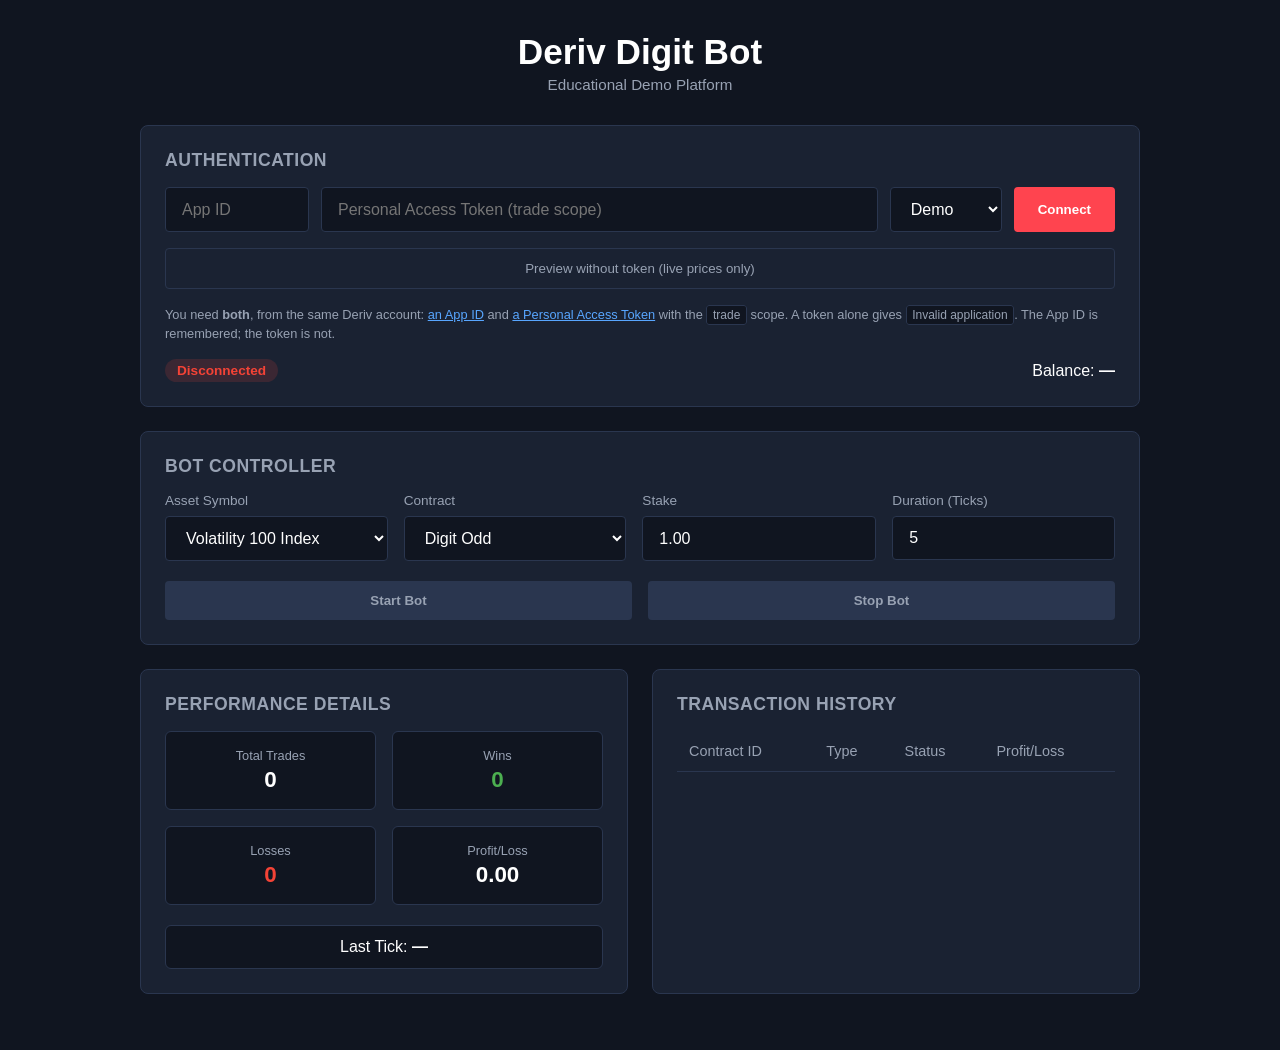
<file: index.html>
<!DOCTYPE html>
<html lang="en">
<head>
    <meta charset="UTF-8">
    <meta name="viewport" content="width=device-width, initial-scale=1.0">
    <title>Deriv Charsac Hedges Bot (Educational)</title>
    <link rel="stylesheet" href="style.css">
</head>
<body>
    <div class="container">
        <header>
            <h1>Deriv Digit Bot</h1>
            <p class="subtitle">Educational Demo Platform</p>
        </header>

        <!-- Connection Settings -->
        <section class="card config-panel">
            <h2>Authentication</h2>
            <div class="input-group">
                <input type="text" id="appid-input" placeholder="App ID" autocomplete="off" style="max-width: 9rem;">
                <input type="password" id="token-input" placeholder="Personal Access Token (trade scope)" autocomplete="off">
                <select id="account-select" title="Which account the OTP is issued for">
                    <option value="demo" selected>Demo</option>
                    <option value="real">Real ⚠️</option>
                </select>
                <button id="connect-btn">Connect</button>
            </div>
            <div class="input-group">
                <button id="preview-btn" class="btn-secondary">Preview without token (live prices only)</button>
            </div>
            <p class="hint">
                You need <strong>both</strong>, from the same Deriv account:
                <a href="https://home.deriv.com/dashboard/create" target="_blank" rel="noopener">an App ID</a>
                and
                <a href="https://home.deriv.com/dashboard/tokens/create" target="_blank" rel="noopener">a Personal Access Token</a>
                with the <code>trade</code> scope. A token alone gives
                <code>Invalid application</code>. The App ID is remembered; the token is not.
            </p>
            <div class="status-row">
                <span id="connection-status" class="status-badge disconnected">Disconnected</span>
                <span id="balance-display">Balance: <strong>—</strong></span>
            </div>
            <div id="notice-bar" class="notice" hidden></div>
        </section>

        <!-- Bot Controls -->
        <section class="card controls-panel">
            <h2>Bot Controller</h2>
            <div class="control-row">
                <div class="form-field">
                    <label for="asset-select">Asset Symbol</label>
                    <select id="asset-select">
                        <option value="R_100">Volatility 100 Index</option>
                        <option value="R_75">Volatility 75 Index</option>
                        <option value="R_50">Volatility 50 Index</option>
                        <option value="R_25">Volatility 25 Index</option>
                        <option value="R_10">Volatility 10 Index</option>
                    </select>
                </div>
                <div class="form-field">
                    <label for="contract-select">Contract</label>
                    <select id="contract-select">
                        <option value="DIGITODD" selected>Digit Odd</option>
                        <option value="DIGITEVEN">Digit Even</option>
                    </select>
                </div>
                <div class="form-field">
                    <label for="stake-input">Stake</label>
                    <input type="number" id="stake-input" value="1.00" step="0.5" min="0.35">
                </div>
                <div class="form-field">
                    <label for="ticks-input">Duration (Ticks)</label>
                    <input type="number" id="ticks-input" value="5" min="1" max="10" step="1">
                </div>
            </div>
            <div class="action-buttons">
                <button id="start-btn" disabled class="btn-start">Start Bot</button>
                <button id="stop-btn" disabled class="btn-stop">Stop Bot</button>
            </div>
        </section>

        <!-- Stats & History Grid -->
        <div class="dashboard-grid">
            <section class="card summary-panel">
                <h2>Performance Details</h2>
                <div class="stats-grid">
                    <div class="stat-box">
                        <span class="stat-label">Total Trades</span>
                        <span id="stat-total" class="stat-value">0</span>
                    </div>
                    <div class="stat-box">
                        <span class="stat-label">Wins</span>
                        <span id="stat-wins" class="stat-value win-text">0</span>
                    </div>
                    <div class="stat-box">
                        <span class="stat-label">Losses</span>
                        <span id="stat-losses" class="stat-value loss-text">0</span>
                    </div>
                    <div class="stat-box">
                        <span class="stat-label">Profit/Loss</span>
                        <span id="stat-profit" class="stat-value">0.00</span>
                    </div>
                </div>
                <div class="tick-stream-box">
                    <span>Last Tick: </span><strong id="last-tick">—</strong>
                </div>
            </section>

            <section class="card history-panel">
                <h2>Transaction History</h2>
                <div class="table-wrapper">
                    <table>
                        <thead>
                            <tr>
                                <th>Contract ID</th>
                                <th>Type</th>
                                <th>Status</th>
                                <th>Profit/Loss</th>
                            </tr>
                        </thead>
                        <tbody id="history-rows"></tbody>
                    </table>
                </div>
            </section>
        </div>
    </div>

    <script src="deriv-api.js"></script>
    <script src="app.js"></script>
</body>
</html>
</file>
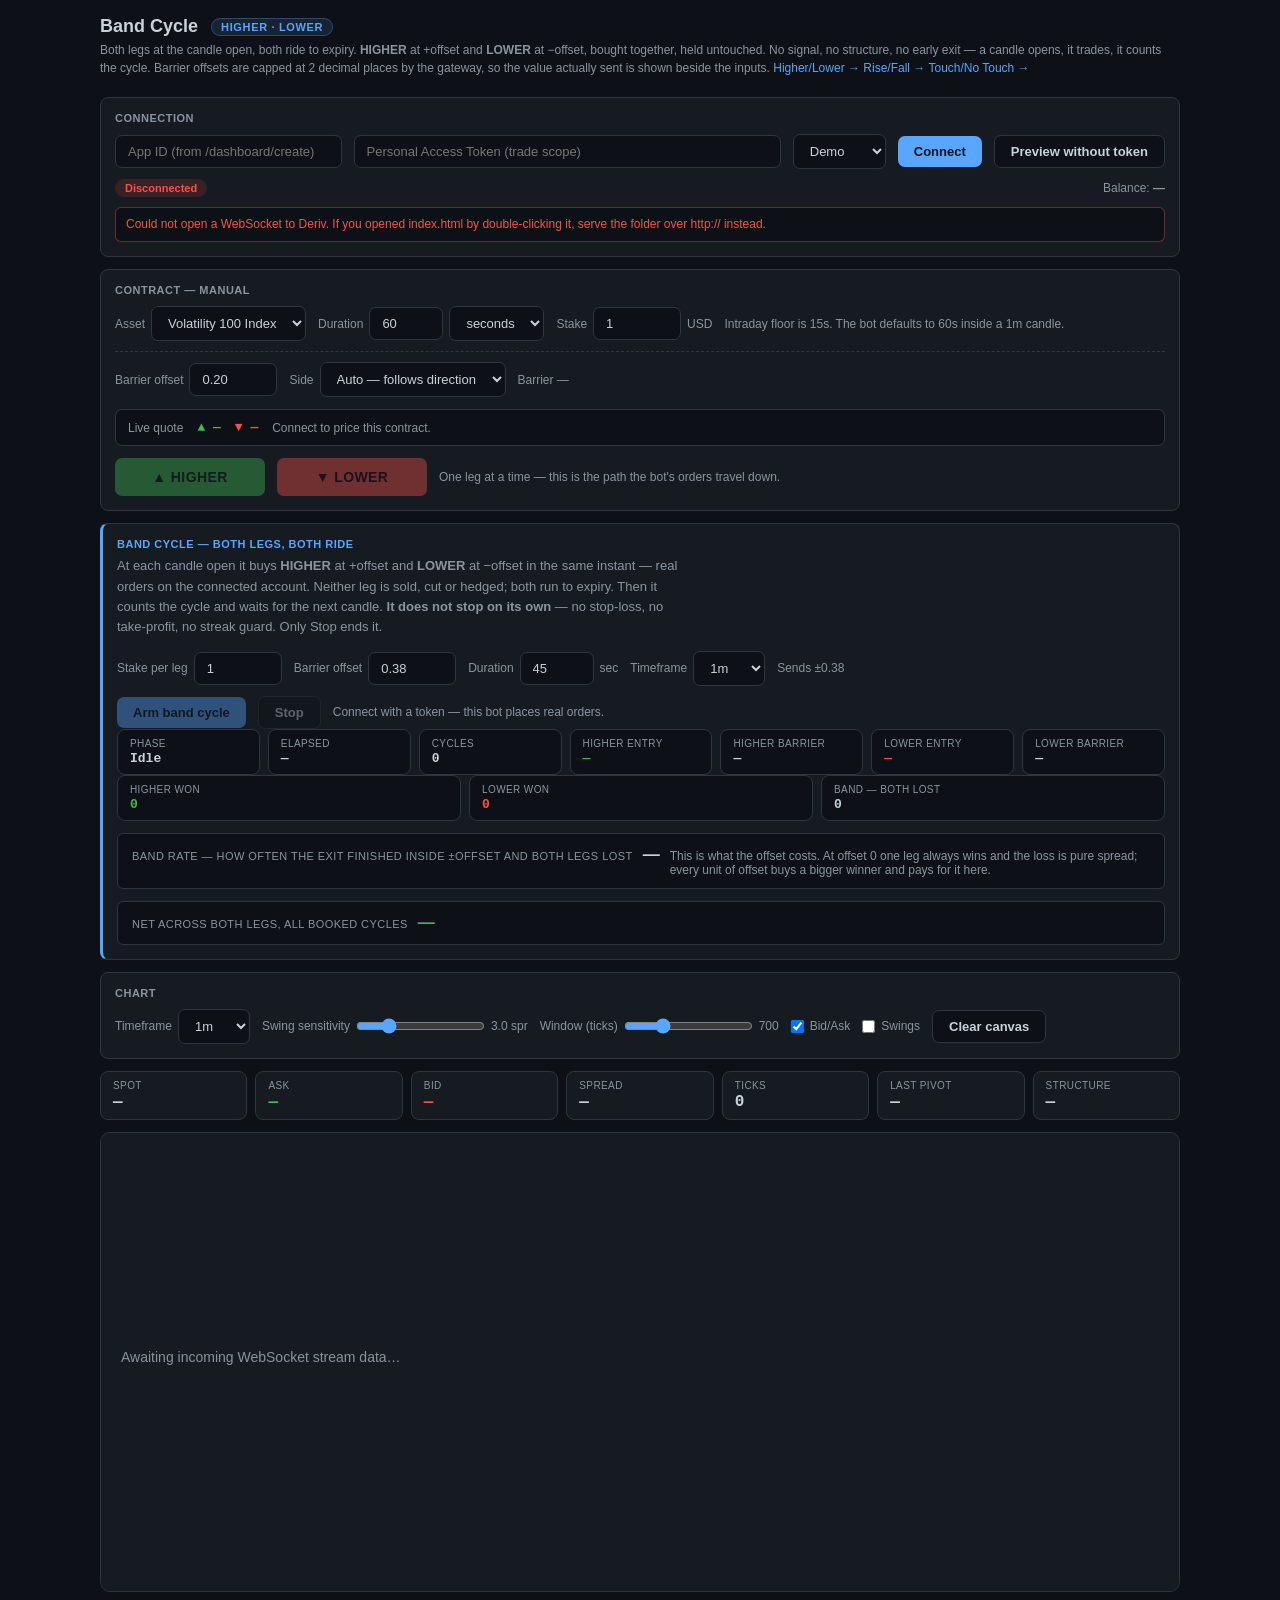
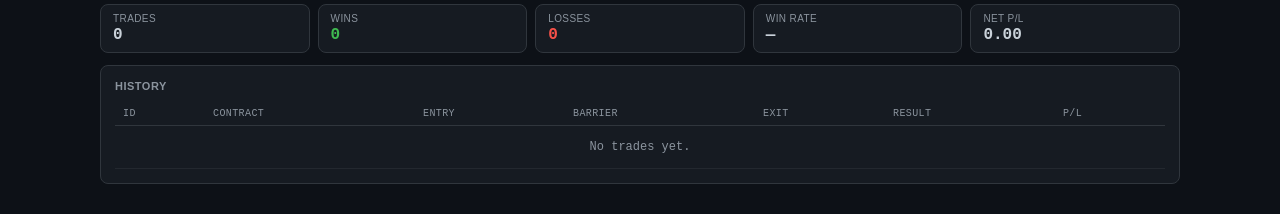
<file: BandCycle/index.html>
<!DOCTYPE html>
<html lang="en">
<head>
    <meta charset="utf-8">
    <meta name="viewport" content="width=device-width,initial-scale=1">
    <title>Charsac Hedges — Band Cycle Bot</title>
    <link rel="stylesheet" href="style.css">
</head>
<body>
<div class="wrap">
    <header>
        <h1>Band Cycle <span class="tag">HIGHER · LOWER</span></h1>
        <div class="sub">
            Both legs at the candle open, both ride to expiry. <strong>HIGHER</strong> at
            +offset and <strong>LOWER</strong> at −offset, bought together, held untouched.
            No signal, no structure, no early exit — a candle opens, it trades, it counts
            the cycle. Barrier offsets are capped at 2 decimal places by the gateway, so the
            value actually sent is shown beside the inputs.
            <a href="../HigherLower/">Higher/Lower →</a>
            <a href="../RiseFall/">Rise/Fall →</a>
            <a href="../TouchNoTouch/">Touch/No Touch →</a>
        </div>
    </header>

    <!-- 1. Connection ------------------------------------------------------ -->
    <section class="card">
        <h2>Connection</h2>
        <div class="row">
            <input type="text" id="appid-input" placeholder="App ID (from /dashboard/create)" style="flex:1;min-width:180px">
            <input type="password" id="token-input" placeholder="Personal Access Token (trade scope)" style="flex:2;min-width:220px">
            <select id="account-select">
                <option value="demo">Demo</option>
                <option value="real">Real ⚠️</option>
            </select>
            <button id="connect-btn">Connect</button>
            <button class="sec" id="preview-btn">Preview without token</button>
        </div>
        <div class="status-row">
            <span id="connection-status" class="status-badge disconnected">Disconnected</span>
            <span id="balance-display" class="muted">Balance: <strong>—</strong></span>
        </div>
        <div id="notice-bar" class="notice" hidden></div>
    </section>

    <!-- 2. Contract setup — manual reference path -------------------------- -->
    <section class="card">
        <h2>Contract — manual</h2>
        <div class="row">
            <label>Asset
                <select id="asset-select">
                    <option value="R_100">Volatility 100 Index</option>
                </select>
            </label>
            <label>Duration
                <input type="number" id="duration-input" value="60" min="5" step="1" style="width:74px">
                <select id="unit-select">
                    <option value="t">ticks</option>
                    <option value="s" selected>seconds</option>
                    <option value="m">minutes</option>
                </select>
            </label>
            <label>Stake
                <input type="number" id="stake-input" value="1" min="0.35" step="0.01" style="width:88px">
                <span class="muted" id="currency-label">USD</span>
            </label>
            <span class="muted" id="duration-note"></span>
        </div>

        <div class="row barrier-row" id="barrier-row">
            <label>Barrier offset
                <input type="number" id="barrier-input" value="0.20" min="0" step="0.01" style="width:88px">
            </label>
            <label>Side
                <select id="barrier-side">
                    <option value="auto" selected>Auto — follows direction</option>
                    <option value="+">Above spot (+)</option>
                    <option value="-">Below spot (−)</option>
                </select>
            </label>
            <span class="muted" id="barrier-preview">Barrier —</span>
        </div>

        <div class="quote-row">
            <span class="muted">Live quote</span>
            <span id="quote-up" class="quote up">▲ —</span>
            <span id="quote-dn" class="quote dn">▼ —</span>
            <span id="edge-badge" class="edge-badge" hidden>—</span>
            <span class="muted" id="quote-note">Connect to price this contract.</span>
        </div>

        <div class="row buy-row">
            <button class="buy up" id="buy-up-btn" disabled>▲ <span id="buy-up-label">HIGHER</span></button>
            <button class="buy dn" id="buy-dn-btn" disabled>▼ <span id="buy-dn-label">LOWER</span></button>
            <span class="muted">One leg at a time — this is the path the bot's orders travel down.</span>
        </div>
    </section>

    <!-- 3. Band cycle bot -------------------------------------------------- -->
    <section class="card hedge">
        <h2>Band cycle — both legs, both ride</h2>
        <p class="muted lead">
            At each candle open it buys <strong>HIGHER</strong> at +offset and
            <strong>LOWER</strong> at −offset in the same instant — real orders on the
            connected account. Neither leg is sold, cut or hedged; both run to expiry.
            Then it counts the cycle and waits for the next candle.
            <strong>It does not stop on its own</strong> — no stop-loss, no take-profit,
            no streak guard. Only Stop ends it.
        </p>

        <div class="row">
            <label>Stake per leg
                <input type="number" id="bc-stake" value="1" min="0.35" step="0.01" style="width:88px">
            </label>
            <label title="HIGHER goes this far above spot, LOWER the same distance below. The gateway caps barrier offsets at 2 decimal places.">Barrier offset
                <input type="number" id="bc-offset" value="0.38" min="0.01" step="0.01" style="width:88px">
            </label>
            <label>Duration
                <input type="number" id="bc-duration" value="45" min="15" step="1" style="width:74px">
                <span class="muted">sec</span>
            </label>
            <label>Timeframe
                <select id="bc-timeframe">
                    <option value="1" selected>1m</option>
                    <option value="2">2m</option>
                    <option value="5">5m</option>
                    <option value="15">15m</option>
                </select>
            </label>
            <span class="muted" id="bc-effective">Barrier —</span>
        </div>

        <div class="row buy-row">
            <button id="bc-start" disabled>Arm band cycle</button>
            <button class="sec" id="bc-stop" disabled>Stop</button>
            <span class="muted" id="bc-status">Connect with a token — this bot places real orders.</span>
        </div>

        <div class="stats tight">
            <div class="cell"><div class="k">Phase</div><div class="v sm" id="bc-phase">Idle</div></div>
            <div class="cell"><div class="k">Elapsed</div><div class="v sm" id="bc-clock">—</div></div>
            <div class="cell"><div class="k">Cycles</div><div class="v sm" id="bc-cycles">0</div></div>
            <div class="cell"><div class="k">HIGHER entry</div><div class="v sm up" id="bc-up-entry">—</div></div>
            <div class="cell"><div class="k">HIGHER barrier</div><div class="v sm" id="bc-up-barrier">—</div></div>
            <div class="cell"><div class="k">LOWER entry</div><div class="v sm dn" id="bc-dn-entry">—</div></div>
            <div class="cell"><div class="k">LOWER barrier</div><div class="v sm" id="bc-dn-barrier">—</div></div>
        </div>

        <!-- Cycle outcomes. Exactly one of the first two, or the band. -->
        <div class="stats tight">
            <div class="cell"><div class="k">HIGHER won</div><div class="v sm up" id="bc-higher">0</div></div>
            <div class="cell"><div class="k">LOWER won</div><div class="v sm dn" id="bc-lower">0</div></div>
            <div class="cell"><div class="k">Band — both lost</div><div class="v sm" id="bc-band">0</div></div>
        </div>

        <div class="bidsum">
            <span class="k">Band rate — how often the exit finished inside ±offset and both legs lost</span>
            <strong id="bc-bandrate">—</strong>
            <span class="muted">
                This is what the offset costs. At offset 0 one leg always wins and the loss is
                pure spread; every unit of offset buys a bigger winner and pays for it here.
            </span>
        </div>

        <div class="bidsum">
            <span class="k">Net across both legs, all booked cycles</span>
            <strong id="bc-net" class="v sm">—</strong>
        </div>
    </section>

    <!-- 4. Chart controls -------------------------------------------------- -->
    <section class="card">
        <h2>Chart</h2>
        <div class="row">
            <label>Timeframe
                <select id="tf-select">
                    <option value="1" selected>1m</option>
                    <option value="5">5m</option>
                    <option value="15">15m</option>
                    <option value="60">1H</option>
                </select>
            </label>
            <label title="Swing threshold as a multiple of the rolling spread">Swing sensitivity
                <input type="range" id="th-slider" min="1" max="10" step="0.5" value="3">
                <span id="th-val">3.0 spr</span>
            </label>
            <label>Window (ticks)
                <input type="range" id="win-slider" min="200" max="2000" step="100" value="700">
                <span id="win-val">700</span>
            </label>
            <label><input type="checkbox" id="ba" checked> Bid/Ask</label>
            <label><input type="checkbox" id="show-swings"> Swings</label>
            <button class="sec" id="clear-btn">Clear canvas</button>
        </div>
    </section>

    <!-- 5. Live market stats ------------------------------------------------ -->
    <div class="stats">
        <div class="cell"><div class="k">Spot</div><div class="v" id="stat-spot">—</div></div>
        <div class="cell"><div class="k">Ask</div><div class="v up" id="stat-ask">—</div></div>
        <div class="cell"><div class="k">Bid</div><div class="v dn" id="stat-bid">—</div></div>
        <div class="cell"><div class="k">Spread</div><div class="v" id="stat-spread">—</div></div>
        <div class="cell"><div class="k">Ticks</div><div class="v" id="stat-ticks">0</div></div>
        <div class="cell"><div class="k">Last pivot</div><div class="v" id="stat-last-pivot">—</div></div>
        <div class="cell"><div class="k">Structure</div><div class="v" id="stat-bias">—</div></div>
    </div>

    <canvas id="chart-canvas" height="460"></canvas>

    <!-- 6. Open contract — manual buys only --------------------------------- -->
    <section class="card open-contract" id="open-panel" hidden>
        <h2>Open contract</h2>
        <div class="stats tight">
            <div class="cell"><div class="k">Contract</div><div class="v sm" id="oc-type">—</div></div>
            <div class="cell"><div class="k">Entry spot</div><div class="v sm" id="oc-entry">—</div></div>
            <div class="cell"><div class="k">Barrier</div><div class="v sm" id="oc-barrier">—</div></div>
            <div class="cell"><div class="k">Current</div><div class="v sm" id="oc-current">—</div></div>
            <div class="cell"><div class="k">Remaining</div><div class="v sm" id="oc-remaining">—</div></div>
            <div class="cell"><div class="k">Running P/L</div><div class="v sm" id="oc-pl">—</div></div>
        </div>
        <div class="verdict" id="oc-verdict">—</div>
    </section>

    <!-- 7. Session results — every contract, manual and bot ------------------ -->
    <div class="stats">
        <div class="cell"><div class="k">Trades</div><div class="v" id="stat-total">0</div></div>
        <div class="cell"><div class="k">Wins</div><div class="v up" id="stat-wins">0</div></div>
        <div class="cell"><div class="k">Losses</div><div class="v dn" id="stat-losses">0</div></div>
        <div class="cell"><div class="k">Win rate</div><div class="v" id="stat-rate">—</div></div>
        <div class="cell"><div class="k">Net P/L</div><div class="v" id="stat-profit">0.00</div></div>
    </div>

    <section class="card">
        <h2>History</h2>
        <table class="history">
            <thead>
                <tr>
                    <th>ID</th><th>Contract</th><th>Entry</th><th>Barrier</th>
                    <th>Exit</th><th>Result</th><th>P/L</th>
                </tr>
            </thead>
            <tbody id="history-rows">
                <tr class="empty"><td colspan="7">No trades yet.</td></tr>
            </tbody>
        </table>
    </section>
</div>
<script src="../deriv-api.js"></script>
<script src="../trade-engine.js"></script>
<script src="band-cycle.js"></script>
<script src="app.js"></script>
</body>
</html>
</file>
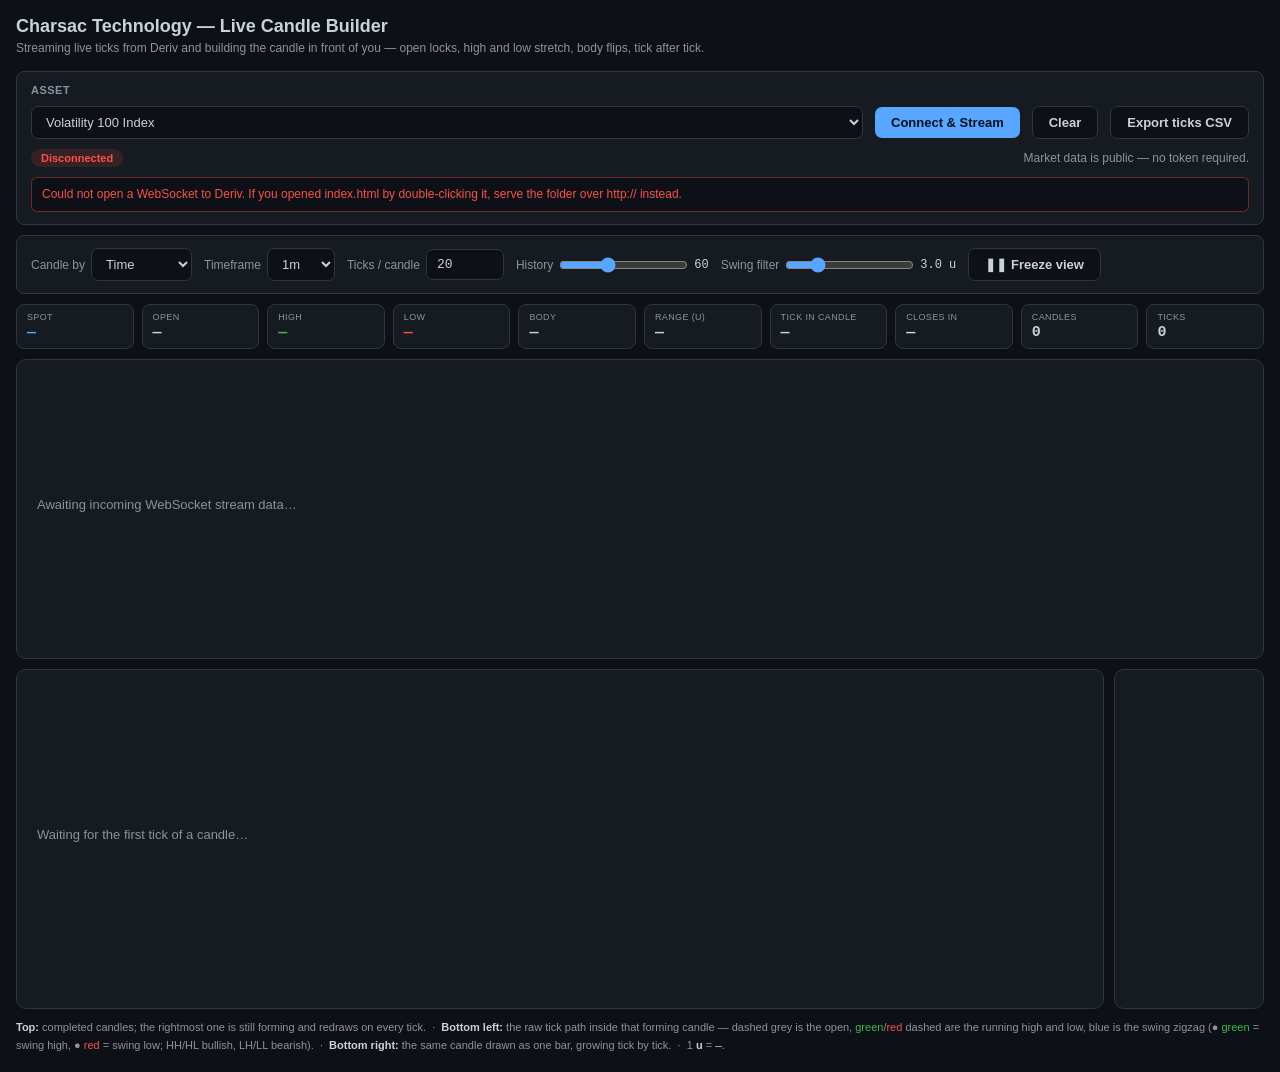
<file: CandlChart/index.html>
<!DOCTYPE html>
<html lang="en">
<head>
    <meta charset="utf-8">
    <meta name="viewport" content="width=device-width,initial-scale=1">
    <title>Charsac Technology — Live Candle Builder</title>
    <link rel="stylesheet" href="style.css">
</head>
<body>
<div class="wrap">
    <header>
        <h1>Charsac Technology — Live Candle Builder</h1>
        <div class="sub">Streaming live ticks from Deriv and building the candle in front of you — open locks, high and low stretch, body flips, tick after tick.</div>
    </header>

    <!-- Connection -->
    <section class="card">
        <h2>Asset</h2>
        <div class="row">
            <select id="asset-select" style="flex:2;min-width:220px">
                <option value="R_100">Volatility 100 Index</option>
                <option value="R_75">Volatility 75 Index</option>
                <option value="R_50">Volatility 50 Index</option>
                <option value="R_25">Volatility 25 Index</option>
                <option value="R_10">Volatility 10 Index</option>
            </select>
            <button id="connect-btn">Connect &amp; Stream</button>
            <button class="sec" id="clear-btn">Clear</button>
            <button class="sec" id="export-btn">Export ticks CSV</button>
        </div>
        <div class="status-row">
            <span id="connection-status" class="status-badge disconnected">Disconnected</span>
            <span class="muted">Market data is public — no token required.</span>
        </div>
        <div id="notice-bar" class="notice" hidden></div>
    </section>

    <!-- Candle configuration -->
    <section class="card">
        <div class="row">
            <label>Candle by
                <select id="mode-select">
                    <option value="time" selected>Time</option>
                    <option value="ticks">Tick count</option>
                </select>
            </label>
            <label id="tf-wrap">Timeframe
                <select id="tf-select">
                    <option value="0.25">15s</option>
                    <option value="0.5">30s</option>
                    <option value="1" selected>1m</option>
                    <option value="5">5m</option>
                    <option value="15">15m</option>
                    <option value="60">1H</option>
                </select>
            </label>
            <label id="tpc-wrap" hidden>Ticks / candle
                <input type="number" id="tpc-input" min="2" max="500" step="1" value="20">
            </label>
            <label>History
                <input type="range" id="hist-slider" min="10" max="150" step="5" value="60">
                <span id="hist-val" class="mono">60</span>
            </label>
            <label title="Swing filter for the zigzag drawn inside the forming candle">Swing filter
                <input type="range" id="th-slider" min="0.5" max="12" step="0.5" value="3">
                <span id="th-val" class="mono">3.0 u</span>
            </label>
            <button class="sec" id="freeze-btn">❚❚ Freeze view</button>
        </div>
    </section>

    <!-- Live metrics -->
    <div class="stats">
        <div class="cell"><div class="k">Spot</div><div class="v ac" id="stat-spot">—</div></div>
        <div class="cell"><div class="k">Open</div><div class="v" id="stat-open">—</div></div>
        <div class="cell"><div class="k">High</div><div class="v up" id="stat-high">—</div></div>
        <div class="cell"><div class="k">Low</div><div class="v dn" id="stat-low">—</div></div>
        <div class="cell"><div class="k">Body</div><div class="v" id="stat-body">—</div></div>
        <div class="cell"><div class="k">Range (u)</div><div class="v" id="stat-range">—</div></div>
        <div class="cell"><div class="k">Tick in candle</div><div class="v" id="stat-tick">—</div></div>
        <div class="cell"><div class="k">Closes in</div><div class="v" id="stat-left">—</div></div>
        <div class="cell"><div class="k">Candles</div><div class="v" id="stat-candles">0</div></div>
        <div class="cell"><div class="k">Ticks</div><div class="v" id="stat-ticks">0</div></div>
    </div>

    <!-- Candle history, with the forming candle pinned at the right edge -->
    <canvas id="hist-canvas" height="300"></canvas>

    <!-- Tick path inside the forming candle + the live candle itself -->
    <div class="chartrow">
        <canvas id="tick-canvas" height="340"></canvas>
        <canvas id="live-canvas" height="340"></canvas>
    </div>

    <div class="leg">
        <b>Top:</b> completed candles; the rightmost one is still forming and redraws on every tick.
        &nbsp;·&nbsp; <b>Bottom left:</b> the raw tick path inside that forming candle — dashed grey is the open,
        <span class="up">green</span>/<span class="dn">red</span> dashed are the running high and low, blue is the swing zigzag
        (● <span class="up">green</span> = swing high, ● <span class="dn">red</span> = swing low; HH/HL bullish, LH/LL bearish).
        &nbsp;·&nbsp; <b>Bottom right:</b> the same candle drawn as one bar, growing tick by tick.
        &nbsp;·&nbsp; 1 <b>u</b> = <span id="unit-note" class="mono">—</span>.
    </div>
</div>
<script src="../deriv-api.js"></script>
<script src="app.js"></script>
</body>
</html>
</file>
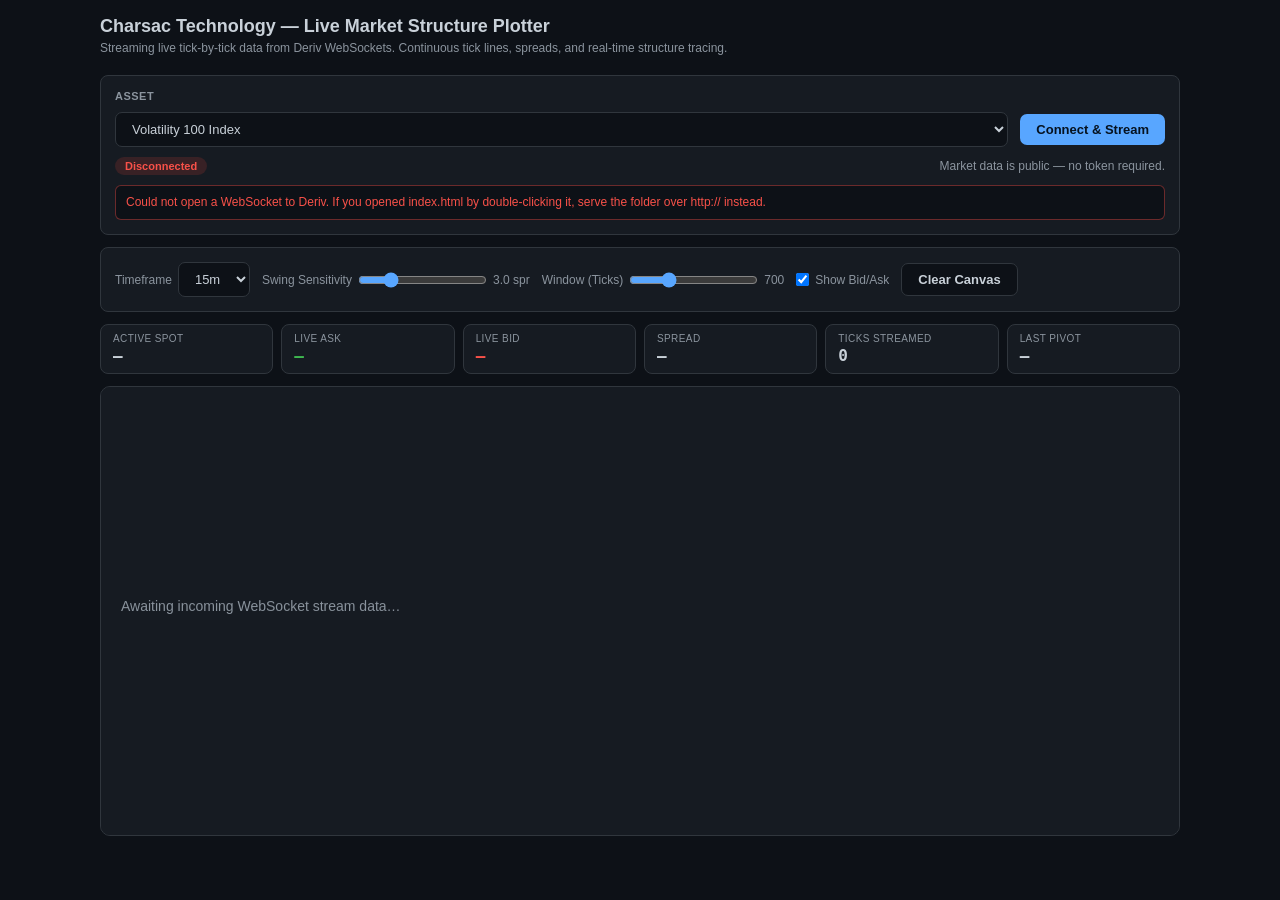
<file: Charts/index.html>
<!DOCTYPE html>
<html lang="en">
<head>
    <meta charset="utf-8">
    <meta name="viewport" content="width=device-width,initial-scale=1">
    <title>Charsac Hedges — Native Live Tick Plotter</title>
    <link rel="stylesheet" href="style.css">
</head>
<body>
<div class="wrap">
    <header>
        <h1>Charsac Technology — Live Market Structure Plotter</h1>
        <div class="sub">Streaming live tick-by-tick data from Deriv WebSockets. Continuous tick lines, spreads, and real-time structure tracing.</div>
    </header>

    <!-- Connection Card -->
    <section class="card config-panel">
        <h2>Asset</h2>
        <div class="row">
            <select id="asset-select" style="flex: 2;">
                <option value="R_100">Volatility 100 Index</option>
                <option value="R_75">Volatility 75 Index</option>
                <option value="R_50">Volatility 50 Index</option>
                <option value="R_25">Volatility 25 Index</option>
                <option value="R_10">Volatility 10 Index</option>
            </select>
            <button id="connect-btn">Connect &amp; Stream</button>
        </div>
        <div class="status-row">
            <span id="connection-status" class="status-badge disconnected">Disconnected</span>
            <span class="muted">Market data is public — no token required.</span>
        </div>
        <div id="notice-bar" class="notice" hidden></div>
    </section>

    <!-- Chart Configuration Controls -->
    <section class="card controls-panel">
        <div class="row">
            <label>Timeframe 
                <select id="tf-select">
                    <option value="1">1m</option>
                    <option value="5">5m</option>
                    <option value="15" selected>15m</option>
                    <option value="60">1H</option>
                </select>
            </label>
            <label title="Swing Filter threshold multiplier">Swing Sensitivity
                <input type="range" id="th-slider" min="1" max="10" step="0.5" value="3">
                <span id="th-val">3.0 spr</span>
            </label>
            <label>Window (Ticks)
                <input type="range" id="win-slider" min="200" max="2000" step="100" value="700">
                <span id="win-val">700</span>
            </label>
            <label><input type="checkbox" id="ba" checked> Show Bid/Ask</label>
            <button class="sec" id="clear-btn">Clear Canvas</button>
        </div>
    </section>

    <!-- Live Metrics Panel -->
    <div class="stats">
        <div class="cell"><div class="k">Active Spot</div><div class="v" id="stat-spot">—</div></div>
        <div class="cell"><div class="k">Live Ask</div><div class="v up" id="stat-ask">—</div></div>
        <div class="cell"><div class="k">Live Bid</div><div class="v dn" id="stat-bid">—</div></div>
        <div class="cell"><div class="k">Spread</div><div class="v" id="stat-spread">—</div></div>
        <div class="cell"><div class="k">Ticks Streamed</div><div class="v" id="stat-ticks">0</div></div>
        <div class="cell"><div class="k">Last Pivot</div><div class="v" id="stat-last-pivot">—</div></div>
    </div>

    <!-- Native HTML5 Tick Line Canvas -->
    <canvas id="chart-canvas" height="450"></canvas>
</div>
<script src="../deriv-api.js"></script>
<script src="app.js"></script>
</body>
</html>
</file>
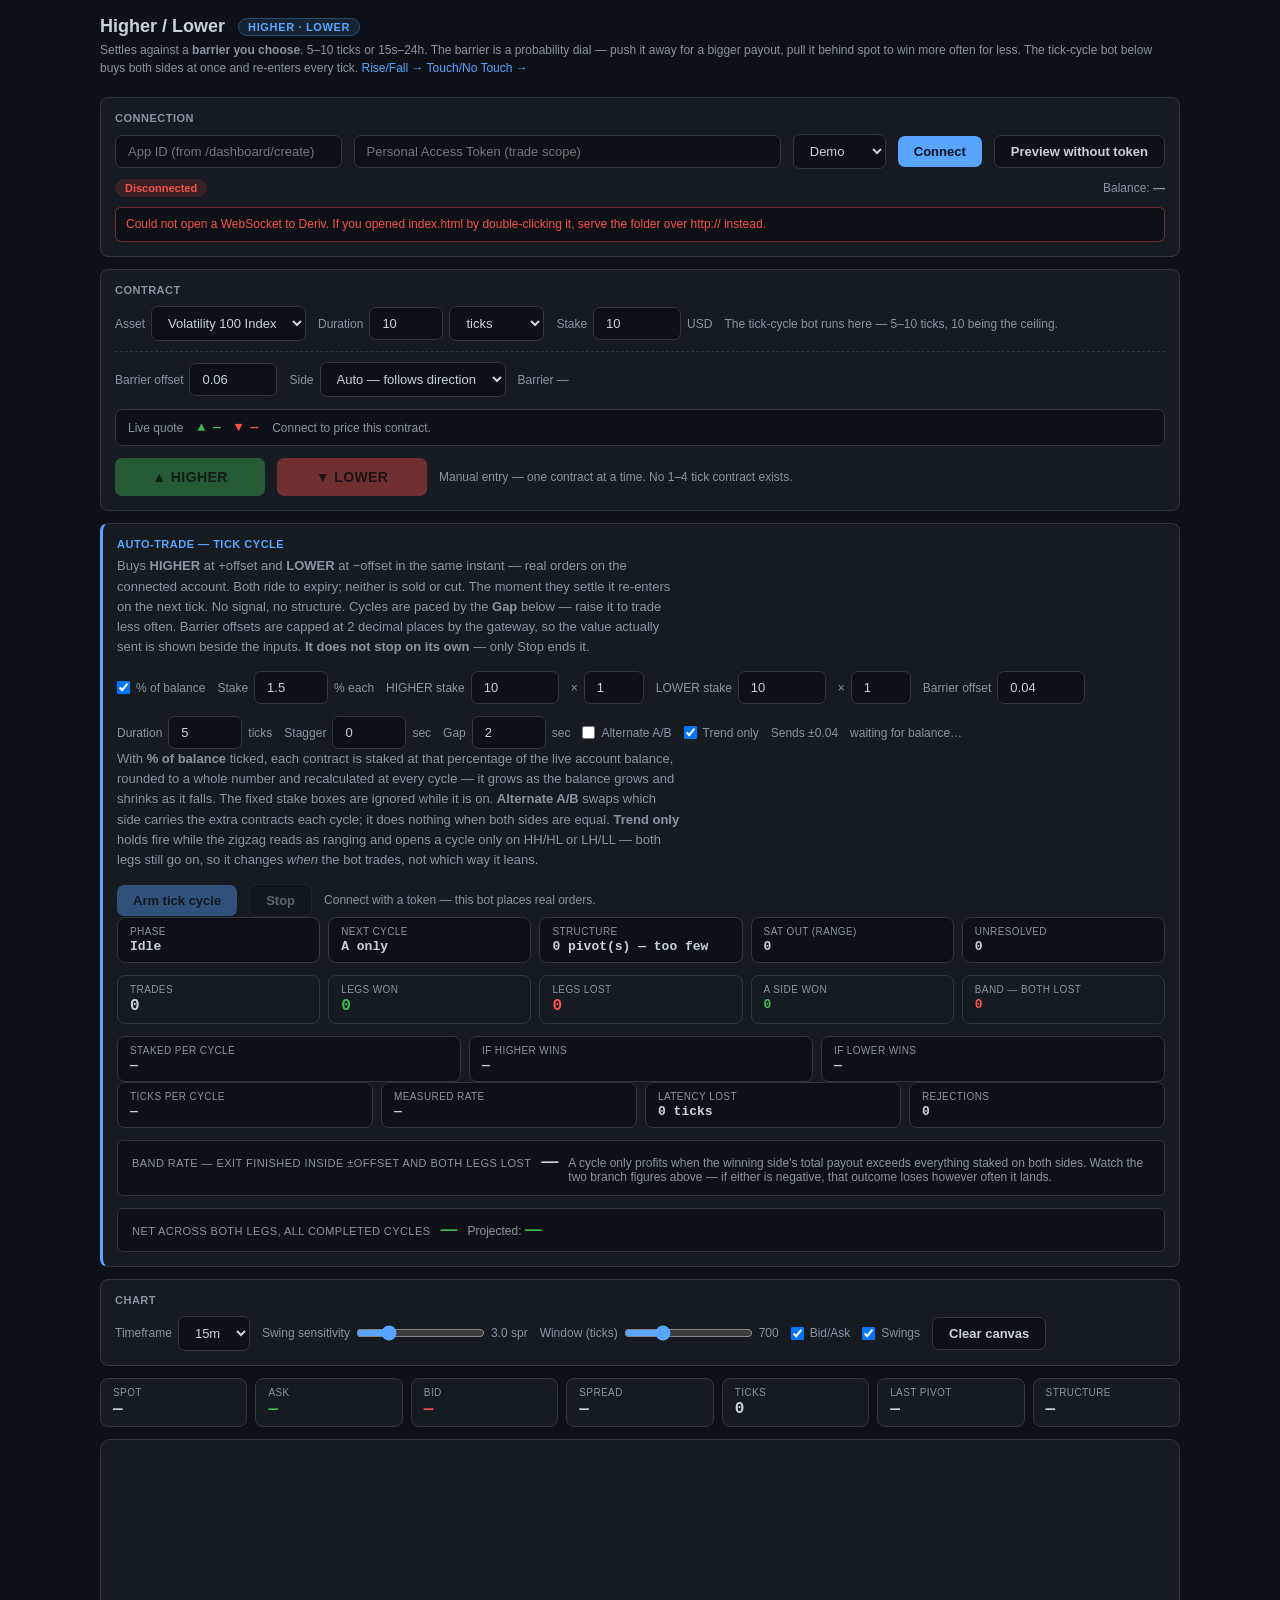
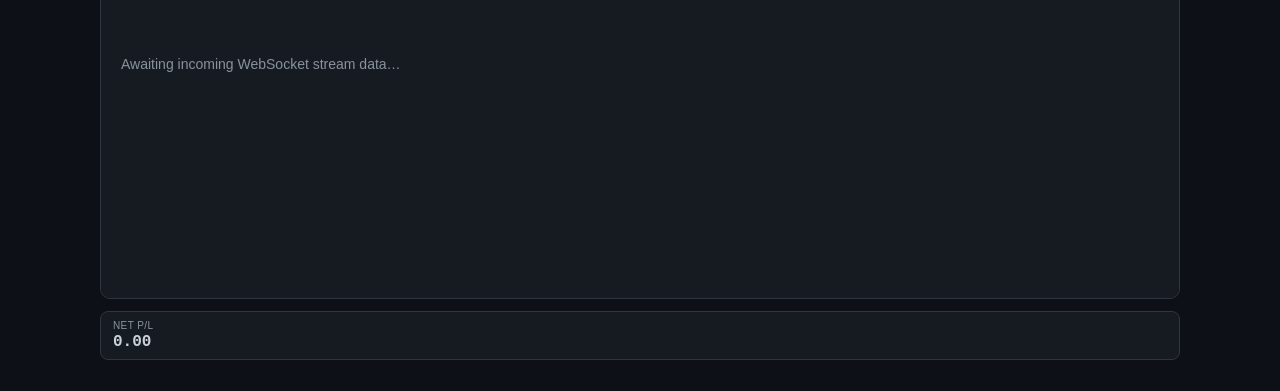
<file: HigherLower/index.html>
<!DOCTYPE html>
<html lang="en">
<head>
    <meta charset="utf-8">
    <meta name="viewport" content="width=device-width,initial-scale=1">
    <title>Charsac Hedges — Higher/Lower Bot</title>
    <link rel="stylesheet" href="style.css">
</head>
<body>
<div class="wrap">
    <header>
        <h1>Higher / Lower <span class="tag">HIGHER · LOWER</span></h1>
        <div class="sub">
            Settles against a <strong>barrier you choose</strong>. 5–10 ticks or 15s–24h.
            The barrier is a probability dial — push it away for a bigger payout, pull it
            behind spot to win more often for less. The tick-cycle bot below buys both
            sides at once and re-enters every tick.
            <a href="../RiseFall/">Rise/Fall →</a>
            <a href="../TouchNoTouch/">Touch/No Touch →</a>
        </div>
    </header>

    <!-- 1. Connection ------------------------------------------------------ -->
    <section class="card">
        <h2>Connection</h2>
        <div class="row">
            <input type="text" id="appid-input" placeholder="App ID (from /dashboard/create)" style="flex:1;min-width:180px">
            <input type="password" id="token-input" placeholder="Personal Access Token (trade scope)" style="flex:2;min-width:220px">
            <select id="account-select">
                <option value="demo">Demo</option>
                <option value="real">Real ⚠️</option>
            </select>
            <button id="connect-btn">Connect</button>
            <button class="sec" id="preview-btn">Preview without token</button>
        </div>
        <div class="status-row">
            <span id="connection-status" class="status-badge disconnected">Disconnected</span>
            <span id="balance-display" class="muted">Balance: <strong>—</strong></span>
        </div>
        <div id="notice-bar" class="notice" hidden></div>
    </section>

    <!-- 2. Contract setup -------------------------------------------------- -->
    <section class="card">
        <h2>Contract</h2>
        <div class="row">
            <label>Asset
                <select id="asset-select">
                    <option value="R_100">Volatility 100 Index</option>
                </select>
            </label>
            <label>Duration
                <input type="number" id="duration-input" value="10" min="5" max="10" step="1" style="width:74px">
                <select id="unit-select">
                    <option value="t" selected>ticks</option>
                    <option value="s">seconds</option>
                    <option value="m">minutes</option>
                </select>
            </label>
            <label>Stake
                <input type="number" id="stake-input" value="10" min="0.35" step="0.01" style="width:88px">
                <span class="muted" id="currency-label">USD</span>
            </label>
            <span class="muted" id="duration-note"></span>
        </div>

        <div class="row barrier-row" id="barrier-row">
            <label>Barrier offset
                <input type="number" id="barrier-input" value="0.06" min="0" step="0.01" style="width:88px">
            </label>
            <label>Side
                <select id="barrier-side">
                    <option value="auto">Auto — follows direction</option>
                    <option value="+">Above spot (+)</option>
                    <option value="-">Below spot (−)</option>
                </select>
            </label>
            <span class="muted" id="barrier-preview">Barrier —</span>
        </div>

        <div class="quote-row">
            <span class="muted">Live quote</span>
            <span id="quote-up" class="quote up">▲ —</span>
            <span id="quote-dn" class="quote dn">▼ —</span>
            <span id="edge-badge" class="edge-badge" hidden>—</span>
            <span class="muted" id="quote-note">Connect to price this contract.</span>
        </div>

        <div class="row buy-row">
            <button class="buy up" id="buy-up-btn" disabled>▲ <span id="buy-up-label">HIGHER</span></button>
            <button class="buy dn" id="buy-dn-btn" disabled>▼ <span id="buy-dn-label">LOWER</span></button>
            <span class="muted">Manual entry — one contract at a time. No 1–4 tick contract exists.</span>
        </div>
    </section>

    <!-- 3. Auto-trade — tick cycle bot -------------------------------------- -->
    <section class="card hedge">
        <h2>Auto-trade — tick cycle</h2>
        <p class="muted lead">
            Buys <strong>HIGHER</strong> at +offset and <strong>LOWER</strong> at −offset in the
            same instant — real orders on the connected account. Both ride to expiry; neither is
            sold or cut. The moment they settle it re-enters on the next tick. No signal, no
            structure. Cycles are paced by the <strong>Gap</strong> below — raise it to trade
            less often. Barrier offsets are capped at 2 decimal places by the gateway, so the
            value actually sent is shown beside the inputs.
            <strong>It does not stop on its own</strong> — only Stop ends it.
        </p>

        <div class="row">
            <label title="Size each contract as a percentage of the live account balance, recalculated every cycle.">
                <input type="checkbox" id="tc-percent-mode" checked> % of balance
            </label>
            <label title="Percent of the account balance staked on EACH contract, rounded to a whole number.">Stake
                <input type="number" id="tc-stake-pct" value="1.5" min="0.1" max="100" step="0.1" style="width:74px">
                <span class="muted">% each</span>
            </label>
            <label title="Fixed stake on EACH HIGHER contract. Ignored while % of balance is ticked.">HIGHER stake
                <input type="number" id="tc-up-stake" value="10" min="0.35" step="0.01" style="width:88px">
            </label>
            <label title="How many separate HIGHER contracts. Two $10 contracts price and settle exactly as one $20 contract.">×
                <input type="number" id="tc-up-count" value="1" min="1" max="10" step="1" style="width:60px">
            </label>
            <label title="Fixed stake on EACH LOWER contract. Ignored while % of balance is ticked.">LOWER stake
                <input type="number" id="tc-dn-stake" value="10" min="0.35" step="0.01" style="width:88px">
            </label>
            <label title="How many separate LOWER contracts">×
                <input type="number" id="tc-dn-count" value="1" min="1" max="10" step="1" style="width:60px">
            </label>
            <label title="HIGHER goes this far above spot, LOWER the same distance below. The gateway caps barrier offsets at 2 decimal places.">Barrier offset
                <input type="number" id="tc-offset" value="0.04" min="0.01" step="0.01" style="width:88px">
            </label>
            <label>Duration
                <input type="number" id="tc-ticks" value="5" min="5" max="10" step="1" style="width:74px">
                <span class="muted">ticks</span>
            </label>
            <label title="Delay between the first side and the second. 0 buys both in the same instant.">Stagger
                <input type="number" id="tc-stagger" value="0" min="0" step="0.5" style="width:74px">
                <span class="muted">sec</span>
            </label>
            <label title="Wait after a cycle settles before opening the next. This is the throttle: raise it to place fewer trades.">Gap
                <input type="number" id="tc-gap" value="2" min="0" step="0.5" style="width:74px">
                <span class="muted">sec</span>
            </label>
            <label title="Cycle A buys the stakes as configured. Cycle B mirrors them - the doubled side becomes LOWER and the single larger one goes on HIGHER.">
                <input type="checkbox" id="tc-alternate"> Alternate A/B
            </label>
            <label title="Only open a cycle while the zigzag shows a trend (HH/HL or LH/LL). Sits out a ranging structure. Sensitivity is the chart's swing slider below.">
                <input type="checkbox" id="tc-trend-only" checked> Trend only
            </label>
            <span class="muted" id="tc-effective">Barrier —</span>
            <span class="muted" id="tc-stake-preview">—</span>
        </div>

        <p class="muted lead" style="margin-top:0">
            With <strong>% of balance</strong> ticked, each contract is staked at that percentage
            of the live account balance, rounded to a whole number and recalculated at every
            cycle — it grows as the balance grows and shrinks as it falls. The fixed stake boxes
            are ignored while it is on. <strong>Alternate A/B</strong> swaps which side carries
            the extra contracts each cycle; it does nothing when both sides are equal.
            <strong>Trend only</strong> holds fire while the zigzag reads as ranging and opens
            a cycle only on HH/HL or LH/LL — both legs still go on, so it changes
            <em>when</em> the bot trades, not which way it leans.
        </p>

        <div class="row buy-row">
            <button id="tc-start" disabled>Arm tick cycle</button>
            <button class="sec" id="tc-stop" disabled>Stop</button>
            <span class="muted" id="tc-status">Connect with a token — this bot places real orders.</span>
        </div>

        <div class="stats tight">
            <div class="cell"><div class="k">Phase</div><div class="v sm" id="tc-phase">Idle</div></div>
            <div class="cell"><div class="k">Next cycle</div><div class="v sm" id="tc-next">—</div></div>
            <div class="cell"><div class="k">Structure</div><div class="v sm" id="tc-structure">—</div></div>
            <div class="cell"><div class="k">Sat out (range)</div><div class="v sm" id="tc-skipped">0</div></div>
            <div class="cell" title="Contracts a cycle stopped waiting on. They are real positions that did settle at Deriv - the bot just never received the frame. Check the account if this is above zero."><div class="k">Unresolved</div><div class="v sm" id="tc-unresolved">0</div></div>
        </div>

        <!-- Trades are CYCLES, not contracts. The leg counters below are the
             individual contracts inside them, which is why they run at a
             multiple of the trade count. -->
        <div class="stats">
            <div class="cell"><div class="k">Trades</div><div class="v" id="tc-cycles">0</div></div>
            <div class="cell"><div class="k">Legs won</div><div class="v up" id="tc-legs-won">0</div></div>
            <div class="cell"><div class="k">Legs lost</div><div class="v dn" id="tc-legs-lost">0</div></div>
            <div class="cell"><div class="k">A side won</div><div class="v sm up" id="tc-wins">0</div></div>
            <div class="cell"><div class="k">Band — both lost</div><div class="v sm dn" id="tc-band">0</div></div>
        </div>

        <!-- With unequal stakes the two branches are worth different amounts, so
             both are shown against the TOTAL staked across both sides. A branch
             is positive only when that side's whole payout clears the whole
             outlay — its own stake plus the other side's. -->
        <div class="stats tight">
            <div class="cell"><div class="k">Staked per cycle</div><div class="v sm" id="tc-staked">—</div></div>
            <div class="cell"><div class="k">If HIGHER wins</div><div class="v sm" id="tc-branch-up">—</div></div>
            <div class="cell"><div class="k">If LOWER wins</div><div class="v sm" id="tc-branch-dn">—</div></div>
        </div>

        <!-- Throughput, measured rather than assumed. The 10-tick contract is
             the floor; the round trip and the re-entry tick are what it really
             costs, and the gap between the two columns is that cost. -->
        <div class="stats tight">
            <div class="cell"><div class="k">Ticks per cycle</div><div class="v sm" id="tc-tpc">—</div></div>
            <div class="cell"><div class="k">Measured rate</div><div class="v sm" id="tc-rate">—</div></div>
            <div class="cell"><div class="k">Latency lost</div><div class="v sm" id="tc-latency">0 ticks</div></div>
            <div class="cell"><div class="k">Rejections</div><div class="v sm" id="tc-rejections">0</div></div>
        </div>

        <div class="bidsum">
            <span class="k">Band rate — exit finished inside ±offset and both legs lost</span>
            <strong id="tc-bandrate">—</strong>
            <span class="muted">
                A cycle only profits when the winning side's total payout exceeds everything
                staked on both sides. Watch the two branch figures above — if either is
                negative, that outcome loses however often it lands.
            </span>
        </div>

        <div class="bidsum">
            <span class="k">Net across both legs, all completed cycles</span>
            <strong id="tc-net" class="v sm">—</strong>
            <span class="muted">Projected: <strong id="tc-projected" class="v sm">—</strong></span>
        </div>
    </section>

    <!-- 4. Chart controls -------------------------------------------------- -->
    <section class="card">
        <h2>Chart</h2>
        <div class="row">
            <label>Timeframe
                <select id="tf-select">
                    <option value="1">1m</option>
                    <option value="5">5m</option>
                    <option value="15" selected>15m</option>
                    <option value="60">1H</option>
                </select>
            </label>
            <label title="Swing threshold as a multiple of the rolling spread">Swing sensitivity
                <input type="range" id="th-slider" min="1" max="10" step="0.5" value="3">
                <span id="th-val">3.0 spr</span>
            </label>
            <label>Window (ticks)
                <input type="range" id="win-slider" min="200" max="2000" step="100" value="700">
                <span id="win-val">700</span>
            </label>
            <label><input type="checkbox" id="ba" checked> Bid/Ask</label>
            <label><input type="checkbox" id="show-swings" checked> Swings</label>
            <button class="sec" id="clear-btn">Clear canvas</button>
        </div>
    </section>

    <!-- 5. Live market stats ------------------------------------------------ -->
    <div class="stats">
        <div class="cell"><div class="k">Spot</div><div class="v" id="stat-spot">—</div></div>
        <div class="cell"><div class="k">Ask</div><div class="v up" id="stat-ask">—</div></div>
        <div class="cell"><div class="k">Bid</div><div class="v dn" id="stat-bid">—</div></div>
        <div class="cell"><div class="k">Spread</div><div class="v" id="stat-spread">—</div></div>
        <div class="cell"><div class="k">Ticks</div><div class="v" id="stat-ticks">0</div></div>
        <!-- The zigzag still runs and the chart still draws swings, so these
             stay live even though no bot reads them any more. The shared engine
             writes to both unconditionally on every tick. -->
        <div class="cell"><div class="k">Last pivot</div><div class="v" id="stat-last-pivot">—</div></div>
        <div class="cell"><div class="k">Structure</div><div class="v" id="stat-bias">—</div></div>
    </div>

    <canvas id="chart-canvas" height="460"></canvas>

    <!-- 6. Open contract ---------------------------------------------------- -->
    <section class="card open-contract" id="open-panel" hidden>
        <h2>Open contract</h2>
        <div class="stats tight">
            <div class="cell"><div class="k">Contract</div><div class="v sm" id="oc-type">—</div></div>
            <div class="cell"><div class="k">Entry spot</div><div class="v sm" id="oc-entry">—</div></div>
            <div class="cell"><div class="k">Barrier</div><div class="v sm" id="oc-barrier">—</div></div>
            <div class="cell"><div class="k">Current</div><div class="v sm" id="oc-current">—</div></div>
            <div class="cell"><div class="k">Remaining</div><div class="v sm" id="oc-remaining">—</div></div>
            <div class="cell"><div class="k">Running P/L</div><div class="v sm" id="oc-pl">—</div></div>
        </div>
        <div class="verdict" id="oc-verdict">—</div>
    </section>

    <!-- 7. Session P/L ---------------------------------------------------- -->
    <div class="stats">
        <div class="cell"><div class="k">Net P/L</div><div class="v" id="stat-profit">0.00</div></div>
    </div>

</div>
<script src="../deriv-api.js"></script>
<script src="../trade-engine.js"></script>
<script src="tick-cycle.js"></script>
<script src="app.js"></script>
</body>
</html>
</file>
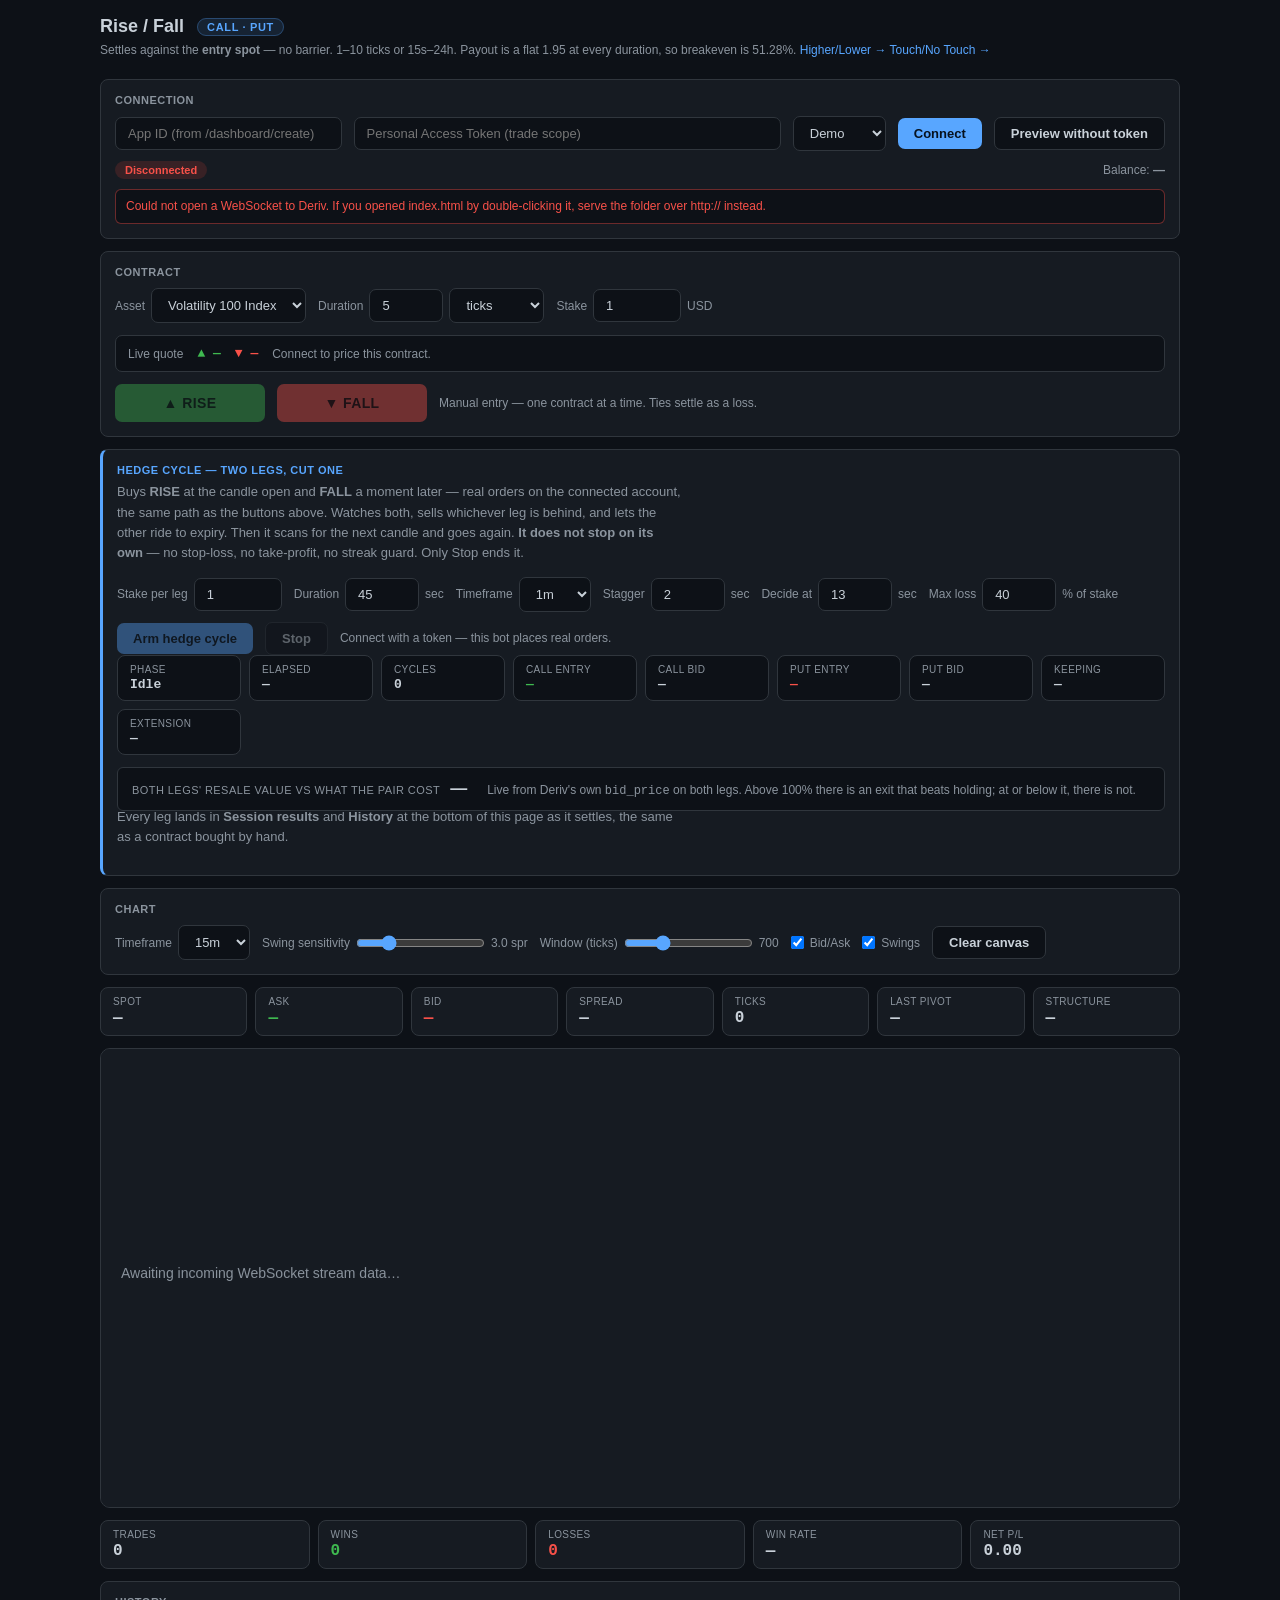
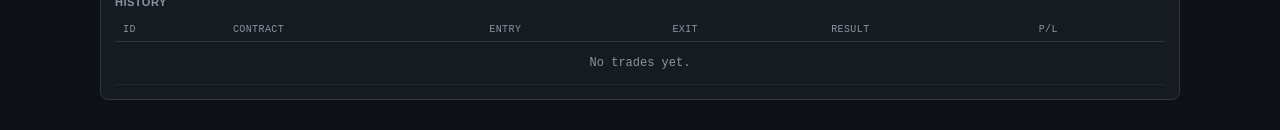
<file: RiseFall/index.html>
<!DOCTYPE html>
<html lang="en">
<head>
    <meta charset="utf-8">
    <meta name="viewport" content="width=device-width,initial-scale=1">
    <title>Charsac Hedges — Rise/Fall Bot</title>
    <link rel="stylesheet" href="style.css">
</head>
<body>
<div class="wrap">
    <header>
        <h1>Rise / Fall <span class="tag">CALL · PUT</span></h1>
        <div class="sub">
            Settles against the <strong>entry spot</strong> — no barrier. 1–10 ticks or 15s–24h.
            Payout is a flat 1.95 at every duration, so breakeven is 51.28%.
            <a href="../HigherLower/">Higher/Lower →</a>
            <a href="../TouchNoTouch/">Touch/No Touch →</a>
        </div>
    </header>

    <!-- 1. Connection ------------------------------------------------------ -->
    <section class="card">
        <h2>Connection</h2>
        <div class="row">
            <input type="text" id="appid-input" placeholder="App ID (from /dashboard/create)" style="flex:1;min-width:180px">
            <input type="password" id="token-input" placeholder="Personal Access Token (trade scope)" style="flex:2;min-width:220px">
            <select id="account-select">
                <option value="demo">Demo</option>
                <option value="real">Real ⚠️</option>
            </select>
            <button id="connect-btn">Connect</button>
            <button class="sec" id="preview-btn">Preview without token</button>
        </div>
        <div class="status-row">
            <span id="connection-status" class="status-badge disconnected">Disconnected</span>
            <span id="balance-display" class="muted">Balance: <strong>—</strong></span>
        </div>
        <div id="notice-bar" class="notice" hidden></div>
    </section>

    <!-- 2. Contract setup -------------------------------------------------- -->
    <section class="card">
        <h2>Contract</h2>
        <div class="row">
            <label>Asset
                <select id="asset-select">
                    <option value="R_100">Volatility 100 Index</option>
                </select>
            </label>
            <label>Duration
                <input type="number" id="duration-input" value="5" min="1" max="10" step="1" style="width:74px">
                <select id="unit-select">
                    <option value="t" selected>ticks</option>
                    <option value="s">seconds</option>
                    <option value="m">minutes</option>
                </select>
            </label>
            <label>Stake
                <input type="number" id="stake-input" value="1" min="0.35" step="0.01" style="width:88px">
                <span class="muted" id="currency-label">USD</span>
            </label>
        </div>

        <div class="quote-row">
            <span class="muted">Live quote</span>
            <span id="quote-up" class="quote up">▲ —</span>
            <span id="quote-dn" class="quote dn">▼ —</span>
            <span class="muted" id="quote-note">Connect to price this contract.</span>
        </div>

        <div class="row buy-row">
            <button class="buy up" id="buy-up-btn" disabled>▲ <span id="buy-up-label">RISE</span></button>
            <button class="buy dn" id="buy-dn-btn" disabled>▼ <span id="buy-dn-label">FALL</span></button>
            <span class="muted">Manual entry — one contract at a time. Ties settle as a loss.</span>
        </div>
    </section>

    <!-- 3. Hedge cycle bot ------------------------------------------------- -->
    <section class="card hedge">
        <h2>Hedge cycle — two legs, cut one</h2>
        <p class="muted lead">
            Buys <strong>RISE</strong> at the candle open and <strong>FALL</strong> a moment later
            — real orders on the connected account, the same path as the buttons above. Watches
            both, sells whichever leg is behind, and lets the other ride to expiry. Then it
            scans for the next candle and goes again.
            <strong>It does not stop on its own</strong> — no stop-loss, no take-profit,
            no streak guard. Only Stop ends it.
        </p>

        <div class="row">
            <label>Stake per leg
                <input type="number" id="hc-stake" value="1" min="0.35" step="0.01" style="width:88px">
            </label>
            <label>Duration
                <input type="number" id="hc-duration" value="45" min="15" step="1" style="width:74px">
                <span class="muted">sec</span>
            </label>
            <label>Timeframe
                <select id="hc-timeframe">
                    <option value="1" selected>1m</option>
                    <option value="2">2m</option>
                    <option value="5">5m</option>
                    <option value="15">15m</option>
                </select>
            </label>
            <label title="How long after the CALL before the PUT goes in">Stagger
                <input type="number" id="hc-stagger" value="2" min="0" step="0.5" style="width:74px">
                <span class="muted">sec</span>
            </label>
            <label title="How long to let the market show its hand before choosing a leg to close">Decide at
                <input type="number" id="hc-decide-at" value="13" min="1" step="1" style="width:74px">
                <span class="muted">sec</span>
            </label>
            <label title="Cap on the loss of the leg being cut, as a share of its stake. Checked continuously.">Max loss
                <input type="number" id="hc-maxloss" value="40" min="1" max="99" step="1" style="width:74px">
                <span class="muted">% of stake</span>
            </label>
        </div>

        <div class="row buy-row">
            <button id="hc-start" disabled>Arm hedge cycle</button>
            <button class="sec" id="hc-stop" disabled>Stop</button>
            <span class="muted" id="hc-status">Connect with a token — this bot places real orders.</span>
        </div>

        <div class="stats tight">
            <div class="cell"><div class="k">Phase</div><div class="v sm" id="hc-phase">Idle</div></div>
            <div class="cell"><div class="k">Elapsed</div><div class="v sm" id="hc-clock">—</div></div>
            <div class="cell"><div class="k">Cycles</div><div class="v sm" id="hc-cycles">0</div></div>
            <div class="cell"><div class="k">CALL entry</div><div class="v sm up" id="hc-up-entry">—</div></div>
            <div class="cell"><div class="k">CALL bid</div><div class="v sm" id="hc-up-bid">—</div></div>
            <div class="cell"><div class="k">PUT entry</div><div class="v sm dn" id="hc-dn-entry">—</div></div>
            <div class="cell"><div class="k">PUT bid</div><div class="v sm" id="hc-dn-bid">—</div></div>
            <div class="cell"><div class="k">Keeping</div><div class="v sm" id="hc-strong">—</div></div>
            <div class="cell"><div class="k">Extension</div><div class="v sm" id="hc-ext">—</div></div>
        </div>

        <div class="bidsum">
            <span class="k">Both legs' resale value vs what the pair cost</span>
            <strong id="hc-bidsum">—</strong>
            <span class="v sm" id="hc-peak"></span>
            <span class="muted">
                Live from Deriv's own <code>bid_price</code> on both legs. Above 100% there is an
                exit that beats holding; at or below it, there is not.
            </span>
        </div>

        <p class="muted lead">
            Every leg lands in <strong>Session results</strong> and <strong>History</strong> at the
            bottom of this page as it settles, the same as a contract bought by hand.
        </p>
    </section>

    <!-- 4. Chart controls -------------------------------------------------- -->
    <section class="card">
        <h2>Chart</h2>
        <div class="row">
            <label>Timeframe
                <select id="tf-select">
                    <option value="1">1m</option>
                    <option value="5">5m</option>
                    <option value="15" selected>15m</option>
                    <option value="60">1H</option>
                </select>
            </label>
            <label title="Swing threshold as a multiple of the rolling spread">Swing sensitivity
                <input type="range" id="th-slider" min="1" max="10" step="0.5" value="3">
                <span id="th-val">3.0 spr</span>
            </label>
            <label>Window (ticks)
                <input type="range" id="win-slider" min="200" max="2000" step="100" value="700">
                <span id="win-val">700</span>
            </label>
            <label><input type="checkbox" id="ba" checked> Bid/Ask</label>
            <label><input type="checkbox" id="show-swings" checked> Swings</label>
            <button class="sec" id="clear-btn">Clear canvas</button>
        </div>
    </section>

    <!-- 5. Live market stats ------------------------------------------------ -->
    <div class="stats">
        <div class="cell"><div class="k">Spot</div><div class="v" id="stat-spot">—</div></div>
        <div class="cell"><div class="k">Ask</div><div class="v up" id="stat-ask">—</div></div>
        <div class="cell"><div class="k">Bid</div><div class="v dn" id="stat-bid">—</div></div>
        <div class="cell"><div class="k">Spread</div><div class="v" id="stat-spread">—</div></div>
        <div class="cell"><div class="k">Ticks</div><div class="v" id="stat-ticks">0</div></div>
        <div class="cell"><div class="k">Last pivot</div><div class="v" id="stat-last-pivot">—</div></div>
        <div class="cell"><div class="k">Structure</div><div class="v" id="stat-bias">—</div></div>
    </div>

    <canvas id="chart-canvas" height="460"></canvas>

    <!-- 6. Open contract ---------------------------------------------------- -->
    <section class="card open-contract" id="open-panel" hidden>
        <h2>Open contract</h2>
        <div class="stats tight">
            <div class="cell"><div class="k">Contract</div><div class="v sm" id="oc-type">—</div></div>
            <div class="cell"><div class="k">Entry spot</div><div class="v sm" id="oc-entry">—</div></div>
            <div class="cell"><div class="k">Settles vs</div><div class="v sm" id="oc-barrier">—</div></div>
            <div class="cell"><div class="k">Current</div><div class="v sm" id="oc-current">—</div></div>
            <div class="cell"><div class="k">Remaining</div><div class="v sm" id="oc-remaining">—</div></div>
            <div class="cell"><div class="k">Running P/L</div><div class="v sm" id="oc-pl">—</div></div>
        </div>
        <div class="verdict" id="oc-verdict">—</div>
    </section>

    <!-- 7. Session results --------------------------------------------------- -->
    <div class="stats">
        <div class="cell"><div class="k">Trades</div><div class="v" id="stat-total">0</div></div>
        <div class="cell"><div class="k">Wins</div><div class="v up" id="stat-wins">0</div></div>
        <div class="cell"><div class="k">Losses</div><div class="v dn" id="stat-losses">0</div></div>
        <div class="cell"><div class="k">Win rate</div><div class="v" id="stat-rate">—</div></div>
        <div class="cell"><div class="k">Net P/L</div><div class="v" id="stat-profit">0.00</div></div>
    </div>

    <section class="card">
        <h2>History</h2>
        <table class="history">
            <thead>
                <tr>
                    <th>ID</th><th>Contract</th><th>Entry</th>
                    <th>Exit</th><th>Result</th><th>P/L</th>
                </tr>
            </thead>
            <tbody id="history-rows">
                <tr class="empty"><td colspan="6">No trades yet.</td></tr>
            </tbody>
        </table>
    </section>
</div>
<script src="../deriv-api.js"></script>
<script src="../trade-engine.js"></script>
<script src="hedge-cycle.js"></script>
<script src="app.js"></script>
</body>
</html>
</file>
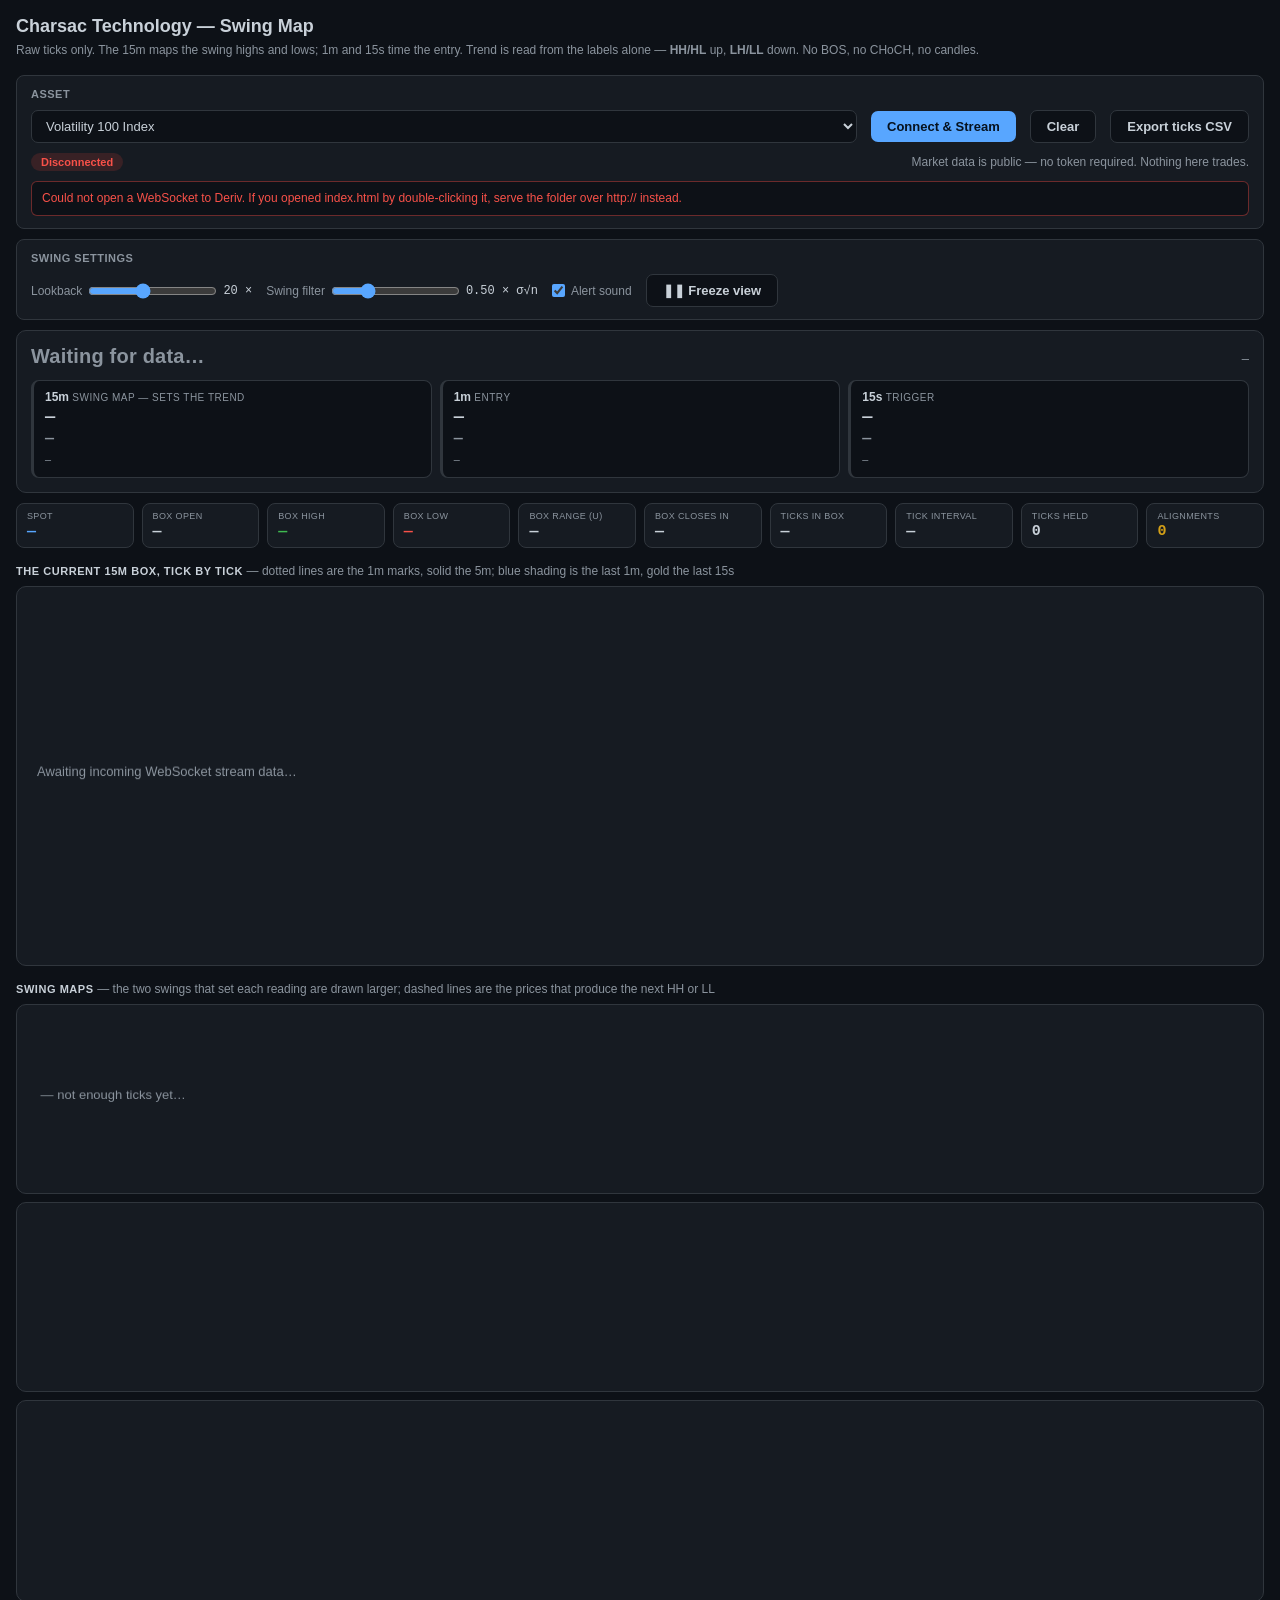
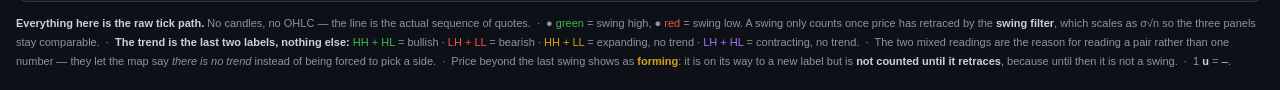
<file: StructureAlign/index.html>
<!DOCTYPE html>
<html lang="en">
<head>
    <meta charset="utf-8">
    <meta name="viewport" content="width=device-width,initial-scale=1">
    <title>Charsac Technology — Swing Map (15m · 1m · 15s)</title>
    <link rel="stylesheet" href="style.css">
</head>
<body>
<div class="wrap">
    <header>
        <h1>Charsac Technology — Swing Map</h1>
        <div class="sub">
            Raw ticks only. The 15m maps the swing highs and lows; 1m and 15s time the entry.
            Trend is read from the labels alone — <b>HH/HL</b> up, <b>LH/LL</b> down. No BOS, no CHoCH, no candles.
        </div>
    </header>

    <!-- Connection -->
    <section class="card">
        <h2>Asset</h2>
        <div class="row">
            <select id="asset-select" style="flex:2;min-width:220px">
                <option value="R_100">Volatility 100 Index</option>
                <option value="R_75">Volatility 75 Index</option>
                <option value="R_50">Volatility 50 Index</option>
                <option value="R_25">Volatility 25 Index</option>
                <option value="R_10">Volatility 10 Index</option>
            </select>
            <button id="connect-btn">Connect &amp; Stream</button>
            <button class="sec" id="clear-btn">Clear</button>
            <button class="sec" id="export-btn">Export ticks CSV</button>
        </div>
        <div class="status-row">
            <span id="connection-status" class="status-badge disconnected">Disconnected</span>
            <span class="muted">Market data is public — no token required. Nothing here trades.</span>
        </div>
        <div id="notice-bar" class="notice" hidden></div>
    </section>

    <!-- Settings -->
    <section class="card">
        <h2>Swing settings</h2>
        <div class="row">
            <label title="How far back each panel reads, as a multiple of its own span. 20 means the 15m map covers 5 hours of ticks.">
                Lookback
                <input type="range" id="look-slider" min="6" max="40" step="1" value="20">
                <span id="look-val" class="mono">20 ×</span>
            </label>
            <label title="How far price must retrace before a swing counts. Scales as tick sd × √ticks, so one slider stays meaningful on 15s and 15m at once.">
                Swing filter
                <input type="range" id="k-slider" min="0.15" max="1.5" step="0.05" value="0.50">
                <span id="k-val" class="mono">0.50 × σ√n</span>
            </label>
            <label class="chk"><input type="checkbox" id="sound-chk" checked> Alert sound</label>
            <button class="sec" id="freeze-btn">❚❚ Freeze view</button>
        </div>
    </section>

    <!-- The verdict -->
    <section class="align" id="align-panel">
        <div class="align-head">
            <div class="align-verdict" id="align-verdict">Waiting for data…</div>
            <div class="align-meta" id="align-meta">—</div>
        </div>
        <div class="tfrow">
            <div class="tfbadge" id="badge-15">
                <div class="tfname">15m <span class="role">swing map — sets the trend</span></div>
                <div class="tfbias" id="trend-15">—</div>
                <div class="tfsw" id="sw-15">—</div>
                <div class="tfpend" id="pend-15">—</div>
            </div>
            <div class="tfbadge" id="badge-1">
                <div class="tfname">1m <span class="role">entry</span></div>
                <div class="tfbias" id="trend-1">—</div>
                <div class="tfsw" id="sw-1">—</div>
                <div class="tfpend" id="pend-1">—</div>
            </div>
            <div class="tfbadge" id="badge-s">
                <div class="tfname">15s <span class="role">trigger</span></div>
                <div class="tfbias" id="trend-s">—</div>
                <div class="tfsw" id="sw-s">—</div>
                <div class="tfpend" id="pend-s">—</div>
            </div>
        </div>
    </section>

    <!-- Live metrics -->
    <div class="stats">
        <div class="cell"><div class="k">Spot</div><div class="v ac" id="stat-spot">—</div></div>
        <div class="cell"><div class="k">Box open</div><div class="v" id="stat-open">—</div></div>
        <div class="cell"><div class="k">Box high</div><div class="v up" id="stat-high">—</div></div>
        <div class="cell"><div class="k">Box low</div><div class="v dn" id="stat-low">—</div></div>
        <div class="cell"><div class="k">Box range (u)</div><div class="v" id="stat-range">—</div></div>
        <div class="cell"><div class="k">Box closes in</div><div class="v" id="stat-left">—</div></div>
        <div class="cell"><div class="k">Ticks in box</div><div class="v" id="stat-inbox">—</div></div>
        <div class="cell"><div class="k">Tick interval</div><div class="v" id="stat-gap">—</div></div>
        <div class="cell"><div class="k">Ticks held</div><div class="v" id="stat-ticks">0</div></div>
        <div class="cell"><div class="k">Alignments</div><div class="v gold" id="stat-signals">0</div></div>
    </div>

    <!-- The current 15m box, tick by tick -->
    <div class="secthead">The current 15m box, tick by tick
        <span class="muted">— dotted lines are the 1m marks, solid the 5m; blue shading is the last 1m, gold the last 15s</span></div>
    <canvas id="box-canvas" height="360"></canvas>

    <!-- The swing maps -->
    <div class="secthead">Swing maps
        <span class="muted">— the two swings that set each reading are drawn larger; dashed lines are the prices that produce the next HH or LL</span></div>
    <canvas id="tf15-canvas" height="200"></canvas>
    <canvas id="tf1-canvas" height="200"></canvas>
    <canvas id="tfs-canvas" height="200"></canvas>

    <div class="leg">
        <b>Everything here is the raw tick path.</b> No candles, no OHLC — the line is the actual sequence of quotes.
        &nbsp;·&nbsp; ● <span class="up">green</span> = swing high, ● <span class="dn">red</span> = swing low.
        A swing only counts once price has retraced by the <b>swing filter</b>, which scales as σ√n so the three
        panels stay comparable.
        &nbsp;·&nbsp; <b>The trend is the last two labels, nothing else:</b>
        <span class="up">HH + HL</span> = bullish ·
        <span class="dn">LH + LL</span> = bearish ·
        <span style="color:#d4a017">HH + LL</span> = expanding, no trend ·
        <span style="color:#a371f7">LH + HL</span> = contracting, no trend.
        &nbsp;·&nbsp; The two mixed readings are the reason for reading a pair rather than one number — they let the
        map say <i>there is no trend</i> instead of being forced to pick a side.
        &nbsp;·&nbsp; Price beyond the last swing shows as <b style="color:#d4a017">forming</b>: it is on its way to a
        new label but is <b>not counted until it retraces</b>, because until then it is not a swing.
        &nbsp;·&nbsp; 1 <b>u</b> = <span id="unit-note" class="mono">—</span>.
    </div>
</div>
<script>
/*
 * deriv-api.js is shared by every app in this folder, so it lives one level up.
 * That path only resolves when the page is served with the Deriv folder as the
 * server root. Serve from inside this subfolder instead and "../" sits above the
 * root, 404s, and the only symptom is "DerivAPI is not defined" from app.js.
 *
 * So: try both locations, and if neither works say what is wrong on the page
 * rather than leaving a bare ReferenceError in the console.
 */
(function () {
    var paths = ['../deriv-api.js', 'deriv-api.js'];
    var i = 0;

    function tryNext() {
        if (i >= paths.length) return explain();
        var tag = document.createElement('script');
        tag.src = paths[i++];
        tag.onload = function () { window.DerivAPI ? boot() : tryNext(); };
        tag.onerror = tryNext;
        document.head.appendChild(tag);
    }

    function boot() {
        var tag = document.createElement('script');
        tag.src = 'app.js';
        document.body.appendChild(tag);
    }

    function explain() {
        var here = location.pathname.replace(/[^/]*$/, '');
        var msg = document.createElement('div');
        msg.style.cssText = 'margin:16px;padding:16px 18px;border:1px solid #f85149;' +
            'border-radius:10px;background:#161b22;color:#c9d1d9;font:13px/1.7 ' +
            '-apple-system,Segoe UI,Roboto,sans-serif;max-width:760px';
        msg.innerHTML =
            '<b style="color:#f85149;font-size:15px">Could not load deriv-api.js</b><br><br>' +
            'It was not found at <code>../deriv-api.js</code> or <code>./deriv-api.js</code> ' +
            'relative to <code>' + here + '</code>.<br><br>' +
            '<b>Almost always this means the web server is rooted at this folder instead of ' +
            'the <code>Deriv</code> folder above it.</b> The shared API client lives up there, ' +
            'so it is outside what the server will serve.<br><br>' +
            '<b>Fix — serve from the Deriv folder:</b><br>' +
            '<pre style="background:#0d1117;border:1px solid #30363d;border-radius:6px;' +
            'padding:10px;overflow:auto;margin:8px 0"><code>cd c:/Users/Dell/Desktop/Deriv<br>' +
            'python -m http.server 8000</code></pre>' +
            'then open <code>http://localhost:8000/StructureAlign/</code><br><br>' +
            'In VS Code, open the <b>Deriv</b> folder as the workspace before starting Live Server ' +
            '— not this subfolder.<br><br>' +
            '<span style="color:#8b949e">Opening the file directly with a <code>file://</code> URL ' +
            'will not work either: the WebSocket needs an http origin.</span>';
        document.body.appendChild(msg);
    }

    tryNext();
})();
</script>
</body>
</html>
</file>
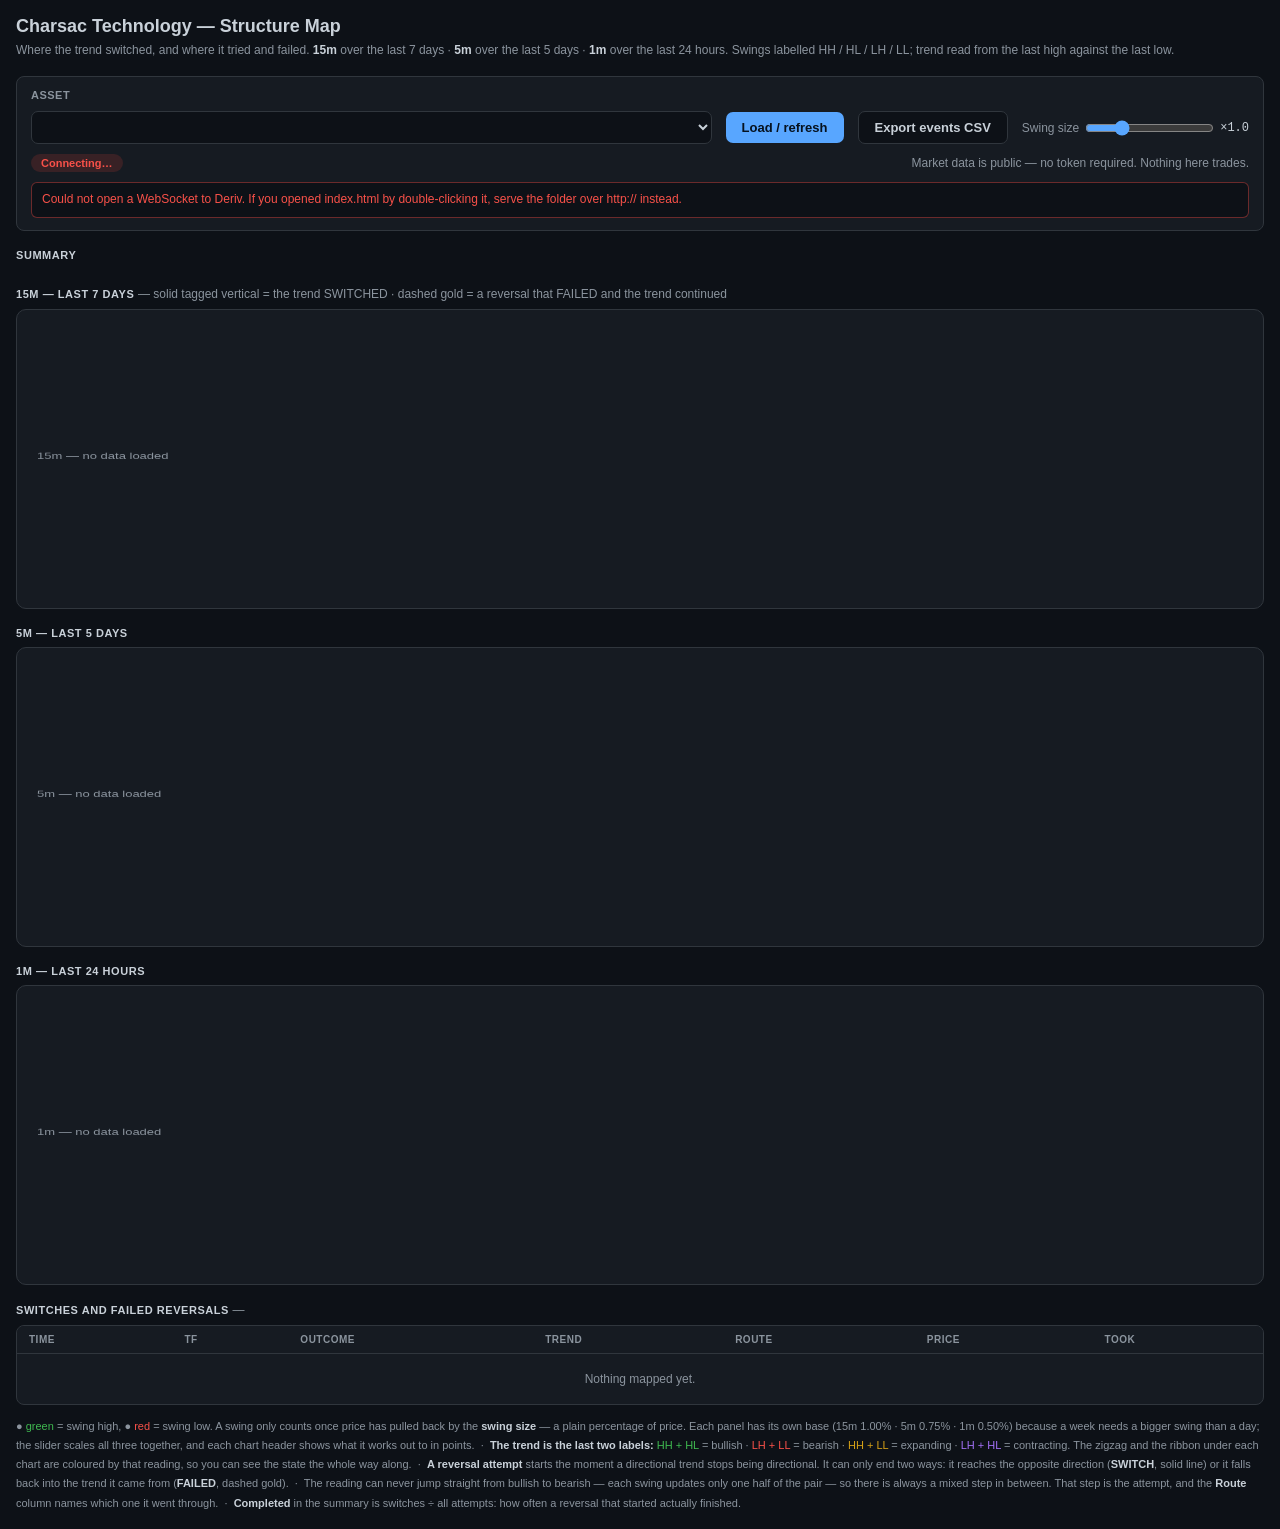
<file: StructureMap/index.html>
<!DOCTYPE html>
<html lang="en">
<head>
    <meta charset="utf-8">
    <meta name="viewport" content="width=device-width,initial-scale=1">
    <title>Charsac Technology — Structure Map</title>
    <link rel="stylesheet" href="style.css">
</head>
<body>
<div class="wrap">
    <header>
        <h1>Charsac Technology — Structure Map</h1>
        <div class="sub">
            Where the trend switched, and where it tried and failed.
            <b>15m</b> over the last 7 days · <b>5m</b> over the last 5 days · <b>1m</b> over the last 24 hours.
            Swings labelled HH / HL / LH / LL; trend read from the last high against the last low.
        </div>
    </header>

    <!-- Asset -->
    <section class="card">
        <h2>Asset</h2>
        <div class="row">
            <select id="asset-select" style="flex:2;min-width:260px"></select>
            <button id="load-btn">Load / refresh</button>
            <button class="sec" id="export-btn">Export events CSV</button>
            <label title="Scales the swing size on all three panels at once. Each panel has its own base percentage — a week of 15m needs a bigger swing than a day of 1m.">
                Swing size
                <input type="range" id="k-slider" min="0.3" max="3" step="0.1" value="1.0">
                <span id="k-val" class="mono">×1.0</span>
            </label>
        </div>
        <div class="status-row">
            <span id="connection-status" class="status-badge disconnected">Connecting…</span>
            <span class="muted">Market data is public — no token required. Nothing here trades.</span>
        </div>
        <div id="notice-bar" class="notice" hidden></div>
    </section>

    <!-- Per-timeframe summary -->
    <div class="secthead">Summary</div>
    <div class="sumrow" id="summary-row"></div>

    <!-- The maps -->
    <div class="secthead">15m — last 7 days
        <span class="muted">— solid tagged vertical = the trend SWITCHED · dashed gold = a reversal that FAILED and the trend continued</span></div>
    <canvas id="m15-canvas" height="300"></canvas>

    <div class="secthead">5m — last 5 days</div>
    <canvas id="m5-canvas" height="300"></canvas>

    <div class="secthead">1m — last 24 hours</div>
    <canvas id="m1-canvas" height="300"></canvas>

    <!-- Events -->
    <div class="secthead">Switches and failed reversals
        <span class="muted" id="event-count">—</span></div>
    <section class="card logcard">
        <table class="log">
            <thead>
                <tr><th>Time</th><th>TF</th><th>Outcome</th><th>Trend</th><th>Route</th><th>Price</th><th>Took</th></tr>
            </thead>
            <tbody id="event-body">
                <tr class="empty"><td colspan="7">Nothing mapped yet.</td></tr>
            </tbody>
        </table>
    </section>

    <div class="leg">
        ● <span class="up">green</span> = swing high, ● <span class="dn">red</span> = swing low.
        A swing only counts once price has pulled back by the <b>swing size</b> — a plain percentage of price.
        Each panel has its own base (15m 1.00% · 5m 0.75% · 1m 0.50%) because a week needs a bigger swing than a
        day; the slider scales all three together, and each chart header shows what it works out to in points.
        &nbsp;·&nbsp; <b>The trend is the last two labels:</b>
        <span class="up">HH + HL</span> = bullish ·
        <span class="dn">LH + LL</span> = bearish ·
        <span style="color:#d4a017">HH + LL</span> = expanding ·
        <span style="color:#a371f7">LH + HL</span> = contracting. The zigzag and the ribbon under each chart are
        coloured by that reading, so you can see the state the whole way along.
        &nbsp;·&nbsp; <b>A reversal attempt</b> starts the moment a directional trend stops being directional.
        It can only end two ways: it reaches the opposite direction (<b>SWITCH</b>, solid line) or it falls back
        into the trend it came from (<b>FAILED</b>, dashed gold).
        &nbsp;·&nbsp; The reading can never jump straight from bullish to bearish — each swing updates only one half
        of the pair — so there is always a mixed step in between. That step is the attempt, and the <b>Route</b>
        column names which one it went through.
        &nbsp;·&nbsp; <b>Completed</b> in the summary is switches ÷ all attempts: how often a reversal that started
        actually finished.
    </div>
</div>
<script>
/*
 * deriv-api.js is shared by every app in this folder, so it lives one level up.
 * That path only resolves when the page is served with the Deriv folder as the
 * server root. Serve from inside this subfolder instead and "../" sits above the
 * root, 404s, and the only symptom is "DerivAPI is not defined" from app.js.
 *
 * So: try both locations, and if neither works say what is wrong on the page
 * rather than leaving a bare ReferenceError in the console.
 */
(function () {
    var paths = ['../deriv-api.js', 'deriv-api.js'];
    var i = 0;

    function tryNext() {
        if (i >= paths.length) return explain();
        var tag = document.createElement('script');
        tag.src = paths[i++];
        tag.onload = function () { window.DerivAPI ? boot() : tryNext(); };
        tag.onerror = tryNext;
        document.head.appendChild(tag);
    }

    function boot() {
        var tag = document.createElement('script');
        tag.src = 'app.js';
        document.body.appendChild(tag);
    }

    function explain() {
        var here = location.pathname.replace(/[^/]*$/, '');
        var msg = document.createElement('div');
        msg.style.cssText = 'margin:16px;padding:16px 18px;border:1px solid #f85149;' +
            'border-radius:10px;background:#161b22;color:#c9d1d9;font:13px/1.7 ' +
            '-apple-system,Segoe UI,Roboto,sans-serif;max-width:760px';
        msg.innerHTML =
            '<b style="color:#f85149;font-size:15px">Could not load deriv-api.js</b><br><br>' +
            'It was not found at <code>../deriv-api.js</code> or <code>./deriv-api.js</code> ' +
            'relative to <code>' + here + '</code>.<br><br>' +
            '<b>Almost always this means the web server is rooted at this folder instead of ' +
            'the <code>Deriv</code> folder above it.</b> The shared API client lives up there, ' +
            'so it is outside what the server will serve.<br><br>' +
            '<b>Fix — serve from the Deriv folder:</b><br>' +
            '<pre style="background:#0d1117;border:1px solid #30363d;border-radius:6px;' +
            'padding:10px;overflow:auto;margin:8px 0"><code>cd c:/Users/Dell/Desktop/Deriv<br>' +
            'python -m http.server 8000</code></pre>' +
            'then open <code>http://localhost:8000/StructureMap/</code><br><br>' +
            'In VS Code, open the <b>Deriv</b> folder as the workspace before starting Live Server ' +
            '— not this subfolder.<br><br>' +
            '<span style="color:#8b949e">Opening the file directly with a <code>file://</code> URL ' +
            'will not work either: the WebSocket needs an http origin.</span>';
        document.body.appendChild(msg);
    }

    tryNext();
})();
</script>
</body>
</html>
</file>
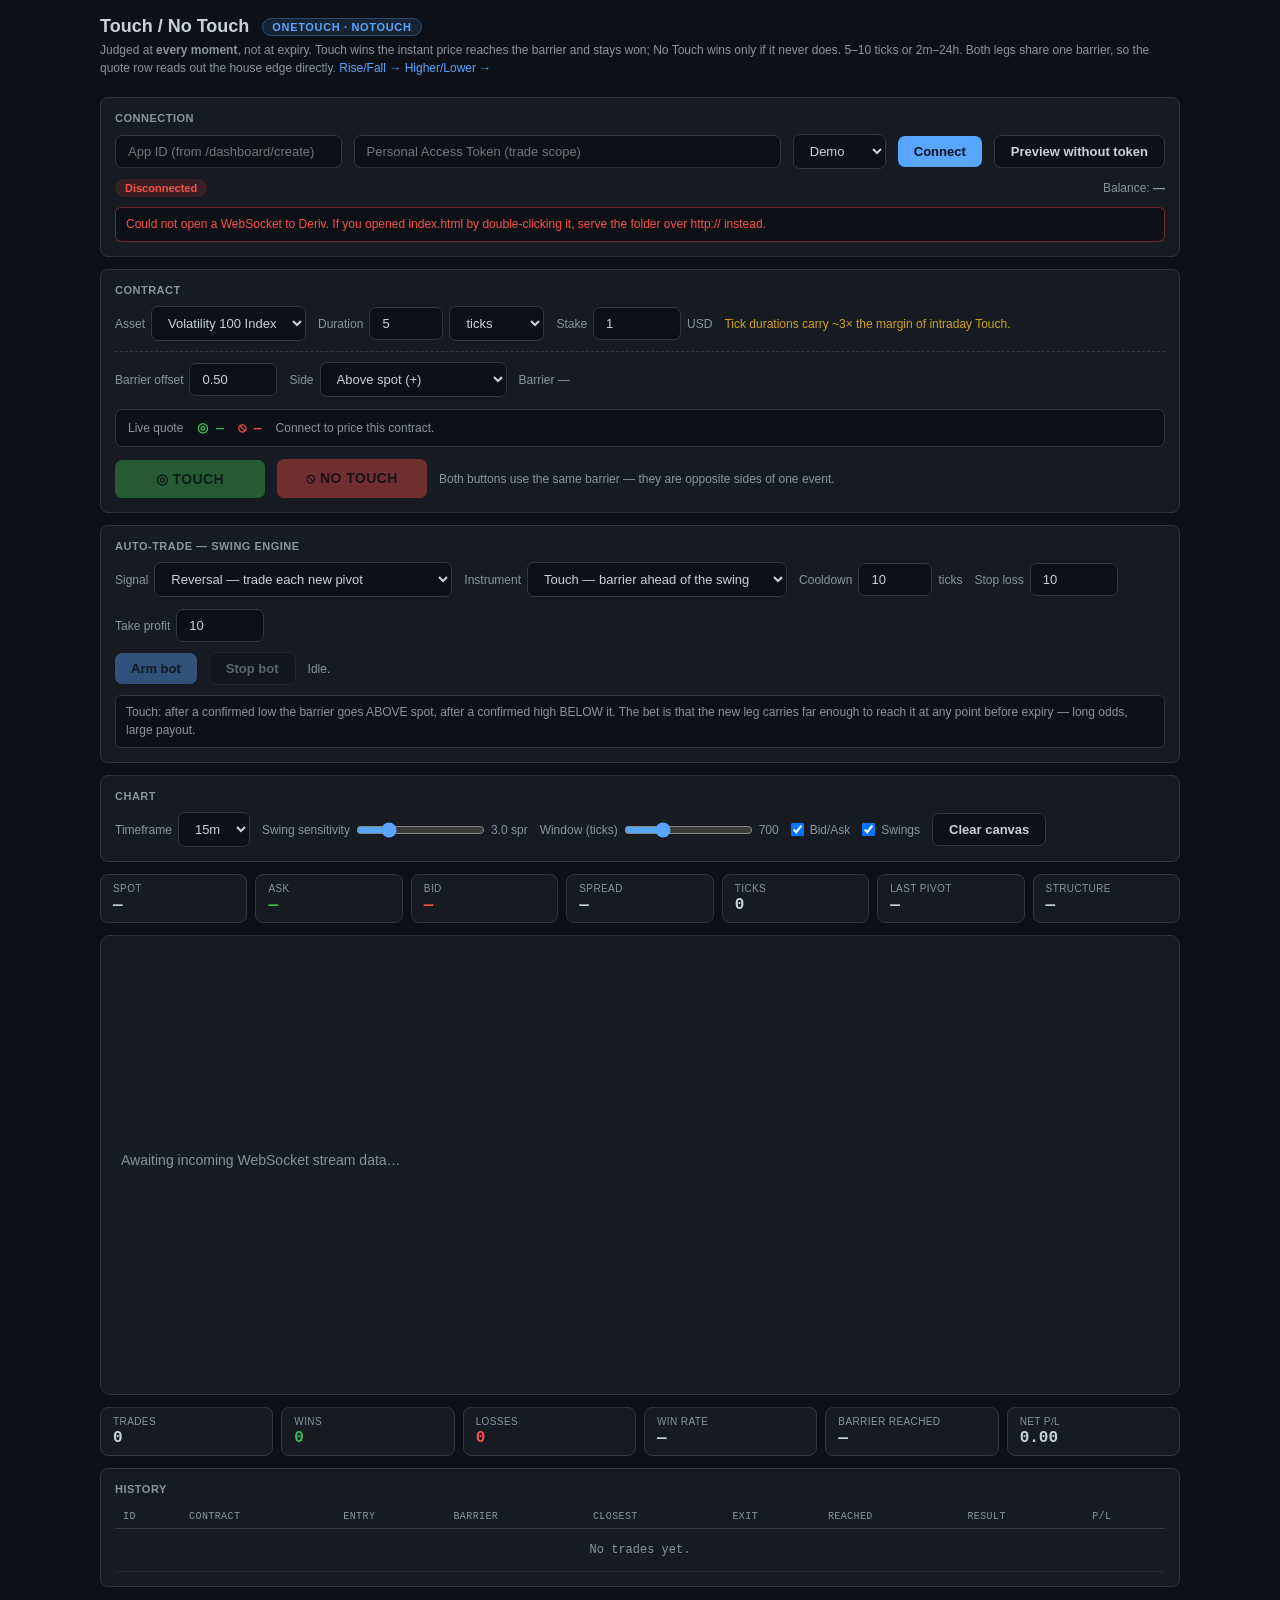
<file: TouchNoTouch/index.html>
<!DOCTYPE html>
<html lang="en">
<head>
    <meta charset="utf-8">
    <meta name="viewport" content="width=device-width,initial-scale=1">
    <title>Charsac Hedges — Touch/No Touch Bot</title>
    <link rel="stylesheet" href="style.css">
</head>
<body>
<div class="wrap">
    <header>
        <h1>Touch / No Touch <span class="tag">ONETOUCH · NOTOUCH</span></h1>
        <div class="sub">
            Judged at <strong>every moment</strong>, not at expiry. Touch wins the instant price
            reaches the barrier and stays won; No Touch wins only if it never does.
            5–10 ticks or 2m–24h. Both legs share one barrier, so the quote row reads out the
            house edge directly.
            <a href="../RiseFall/">Rise/Fall →</a>
            <a href="../HigherLower/">Higher/Lower →</a>
        </div>
    </header>

    <!-- 1. Connection ------------------------------------------------------ -->
    <section class="card">
        <h2>Connection</h2>
        <div class="row">
            <input type="text" id="appid-input" placeholder="App ID (from /dashboard/create)" style="flex:1;min-width:180px">
            <input type="password" id="token-input" placeholder="Personal Access Token (trade scope)" style="flex:2;min-width:220px">
            <select id="account-select">
                <option value="demo">Demo</option>
                <option value="real">Real ⚠️</option>
            </select>
            <button id="connect-btn">Connect</button>
            <button class="sec" id="preview-btn">Preview without token</button>
        </div>
        <div class="status-row">
            <span id="connection-status" class="status-badge disconnected">Disconnected</span>
            <span id="balance-display" class="muted">Balance: <strong>—</strong></span>
        </div>
        <div id="notice-bar" class="notice" hidden></div>
    </section>

    <!-- 2. Contract setup -------------------------------------------------- -->
    <section class="card">
        <h2>Contract</h2>
        <div class="row">
            <label>Asset
                <select id="asset-select">
                    <option value="R_100">Volatility 100 Index</option>
                </select>
            </label>
            <label>Duration
                <input type="number" id="duration-input" value="5" min="5" max="10" step="1" style="width:74px">
                <select id="unit-select">
                    <option value="t" selected>ticks</option>
                    <option value="s">seconds</option>
                    <option value="m">minutes</option>
                </select>
            </label>
            <label>Stake
                <input type="number" id="stake-input" value="1" min="0.35" step="0.01" style="width:88px">
                <span class="muted" id="currency-label">USD</span>
            </label>
            <span class="muted" id="duration-note"></span>
        </div>

        <!-- The barrier is not optional here — it IS the contract, and both
             legs share it, so the side is a dial of its own. -->
        <div class="row barrier-row" id="barrier-row">
            <label>Barrier offset
                <input type="number" id="barrier-input" value="0.50" min="0" step="0.01" style="width:88px">
            </label>
            <label>Side
                <select id="barrier-side">
                    <option value="+">Above spot (+)</option>
                    <option value="-">Below spot (−)</option>
                    <option value="auto">Auto — follows structure</option>
                </select>
            </label>
            <span class="muted" id="barrier-preview">Barrier —</span>
        </div>

        <div class="quote-row">
            <span class="muted">Live quote</span>
            <span id="quote-up" class="quote up">◎ —</span>
            <span id="quote-dn" class="quote dn">⦸ —</span>
            <span id="edge-badge" class="edge-badge" hidden>—</span>
            <span class="muted" id="quote-note">Connect to price this contract.</span>
        </div>

        <div class="row buy-row">
            <button class="buy up" id="buy-up-btn" disabled>◎ <span id="buy-up-label">TOUCH</span></button>
            <button class="buy dn" id="buy-dn-btn" disabled>⦸ <span id="buy-dn-label">NO TOUCH</span></button>
            <span class="muted">Both buttons use the same barrier — they are opposite sides of one event.</span>
        </div>
    </section>

    <!-- 3. Auto-trade ------------------------------------------------------ -->
    <section class="card">
        <h2>Auto-trade — swing engine</h2>
        <div class="row">
            <label>Signal
                <select id="signal-select">
                    <option value="reversal">Reversal — trade each new pivot</option>
                    <option value="trend">Trend — only with structure (HH/HL, LL/LH)</option>
                </select>
            </label>
            <label>Instrument
                <select id="instrument-select">
                    <option value="touch">Touch — barrier ahead of the swing</option>
                    <option value="notouch">No Touch — barrier behind the swing</option>
                </select>
            </label>
            <label>Cooldown
                <input type="number" id="cooldown-input" value="10" min="0" step="1" style="width:74px">
                <span class="muted">ticks</span>
            </label>
            <label>Stop loss
                <input type="number" id="sl-input" value="10" min="0" step="0.01" style="width:88px">
            </label>
            <label>Take profit
                <input type="number" id="tp-input" value="10" min="0" step="0.01" style="width:88px">
            </label>
        </div>
        <div class="row buy-row">
            <button id="start-btn" disabled>Arm bot</button>
            <button class="sec" id="stop-btn" disabled>Stop bot</button>
            <span class="muted" id="signal-status">Idle.</span>
        </div>
        <div class="notice" id="instrument-note"></div>
    </section>

    <!-- 4. Chart controls -------------------------------------------------- -->
    <section class="card">
        <h2>Chart</h2>
        <div class="row">
            <label>Timeframe
                <select id="tf-select">
                    <option value="1">1m</option>
                    <option value="5">5m</option>
                    <option value="15" selected>15m</option>
                    <option value="60">1H</option>
                </select>
            </label>
            <label title="Swing threshold as a multiple of the rolling spread">Swing sensitivity
                <input type="range" id="th-slider" min="1" max="10" step="0.5" value="3">
                <span id="th-val">3.0 spr</span>
            </label>
            <label>Window (ticks)
                <input type="range" id="win-slider" min="200" max="2000" step="100" value="700">
                <span id="win-val">700</span>
            </label>
            <label><input type="checkbox" id="ba" checked> Bid/Ask</label>
            <label><input type="checkbox" id="show-swings" checked> Swings</label>
            <button class="sec" id="clear-btn">Clear canvas</button>
        </div>
    </section>

    <!-- 5. Live market stats ------------------------------------------------ -->
    <div class="stats">
        <div class="cell"><div class="k">Spot</div><div class="v" id="stat-spot">—</div></div>
        <div class="cell"><div class="k">Ask</div><div class="v up" id="stat-ask">—</div></div>
        <div class="cell"><div class="k">Bid</div><div class="v dn" id="stat-bid">—</div></div>
        <div class="cell"><div class="k">Spread</div><div class="v" id="stat-spread">—</div></div>
        <div class="cell"><div class="k">Ticks</div><div class="v" id="stat-ticks">0</div></div>
        <div class="cell"><div class="k">Last pivot</div><div class="v" id="stat-last-pivot">—</div></div>
        <div class="cell"><div class="k">Structure</div><div class="v" id="stat-bias">—</div></div>
    </div>

    <canvas id="chart-canvas" height="460"></canvas>

    <!-- 6. Open contract ---------------------------------------------------- -->
    <section class="card open-contract" id="open-panel" hidden>
        <h2>Open contract — path</h2>
        <div class="stats tight">
            <div class="cell"><div class="k">Contract</div><div class="v sm" id="oc-type">—</div></div>
            <div class="cell"><div class="k">Entry spot</div><div class="v sm" id="oc-entry">—</div></div>
            <div class="cell"><div class="k">Barrier</div><div class="v sm" id="oc-barrier">—</div></div>
            <div class="cell"><div class="k">Current</div><div class="v sm" id="oc-current">—</div></div>
            <div class="cell"><div class="k">Closest approach</div><div class="v sm" id="oc-closest">—</div></div>
            <div class="cell"><div class="k">Gap to barrier</div><div class="v sm" id="oc-gap">—</div></div>
            <div class="cell"><div class="k">Remaining</div><div class="v sm" id="oc-remaining">—</div></div>
            <div class="cell"><div class="k">Running P/L</div><div class="v sm" id="oc-pl">—</div></div>
        </div>
        <div class="touch-bar" title="How far the closest approach got toward the barrier">
            <div class="touch-fill" id="oc-progress-fill"></div>
        </div>
        <div class="verdict" id="oc-verdict">—</div>
    </section>

    <!-- 7. Session results --------------------------------------------------- -->
    <div class="stats">
        <div class="cell"><div class="k">Trades</div><div class="v" id="stat-total">0</div></div>
        <div class="cell"><div class="k">Wins</div><div class="v up" id="stat-wins">0</div></div>
        <div class="cell"><div class="k">Losses</div><div class="v dn" id="stat-losses">0</div></div>
        <div class="cell"><div class="k">Win rate</div><div class="v" id="stat-rate">—</div></div>
        <div class="cell"><div class="k">Barrier reached</div><div class="v" id="stat-touched">—</div></div>
        <div class="cell"><div class="k">Net P/L</div><div class="v" id="stat-profit">0.00</div></div>
    </div>

    <section class="card">
        <h2>History</h2>
        <table class="history">
            <thead>
                <tr>
                    <th>ID</th><th>Contract</th><th>Entry</th><th>Barrier</th>
                    <th>Closest</th><th>Exit</th><th>Reached</th><th>Result</th><th>P/L</th>
                </tr>
            </thead>
            <tbody id="history-rows">
                <tr class="empty"><td colspan="9">No trades yet.</td></tr>
            </tbody>
        </table>
    </section>
</div>
<script src="../deriv-api.js"></script>
<script src="../trade-engine.js"></script>
<script src="app.js"></script>
</body>
</html>
</file>
<file: style.css>
:root {
    --bg-dark: #101520;
    --card-bg: #1a2232;
    --accent: #ff444f;
    --accent-hover: #e03a44;
    --green: #4caf50;
    --red: #f44336;
    --text-main: #ffffff;
    --text-muted: #98a2b3;
    --border: #2a364f;
}

* {
    margin: 0;
    padding: 0;
    box-sizing: border-box;
    font-family: 'Segoe UI', Tahoma, Geneva, Verdana, sans-serif;
}

body {
    background-color: var(--bg-dark);
    color: var(--text-main);
    padding: 2rem 1rem;
    display: flex;
    justify-content: center;
}

.container {
    width: 100%;
    max-width: 1000px;
}

header {
    margin-bottom: 2rem;
    text-align: center;
}

header h1 {
    font-size: 2.2rem;
    font-weight: 700;
}

.subtitle {
    color: var(--text-muted);
    font-size: 0.95rem;
    margin-top: 0.25rem;
}

.card {
    background-color: var(--card-bg);
    border: 1px solid var(--border);
    border-radius: 8px;
    padding: 1.5rem;
    margin-bottom: 1.5rem;
}

.card h2 {
    font-size: 1.1rem;
    margin-bottom: 1rem;
    color: var(--text-muted);
    text-transform: uppercase;
    letter-spacing: 0.5px;
}

/* Auth Panel */
.input-group {
    display: flex;
    gap: 0.75rem;
    margin-bottom: 1rem;
}

input, select {
    background-color: var(--bg-dark);
    border: 1px solid var(--border);
    color: var(--text-main);
    padding: 0.75rem 1rem;
    border-radius: 4px;
    outline: none;
    font-size: 1rem;
}

input[type="password"], #asset-select, #stake-input {
    flex: 1;
}

button {
    background-color: var(--accent);
    color: white;
    border: none;
    padding: 0.75rem 1.5rem;
    border-radius: 4px;
    font-weight: 600;
    cursor: pointer;
    transition: background 0.2s;
}

button:hover:not(:disabled) {
    background-color: var(--accent-hover);
}

button:disabled {
    background-color: var(--border);
    color: var(--text-muted);
    cursor: not-allowed;
}

.status-row {
    display: flex;
    justify-content: space-between;
    align-items: center;
}

.status-badge {
    padding: 0.25rem 0.75rem;
    border-radius: 20px;
    font-size: 0.85rem;
    font-weight: 600;
}

.status-badge.disconnected { background-color: rgba(244, 67, 54, 0.15); color: var(--red); }
.status-badge.connected { background-color: rgba(76, 175, 80, 0.15); color: var(--green); }

/* Controls Panel */
.control-row {
    display: flex;
    gap: 1rem;
    margin-bottom: 1.25rem;
}

.form-field {
    display: flex;
    flex-direction: column;
    flex: 1;
    gap: 0.5rem;
}

.form-field label {
    font-size: 0.85rem;
    color: var(--text-muted);
}

.action-buttons {
    display: flex;
    gap: 1rem;
}

.btn-start { background-color: var(--green); width: 50%; }
.btn-start:hover:not(:disabled) { background-color: #43a047; }
.btn-stop { background-color: var(--red); width: 50%; }
.btn-stop:hover:not(:disabled) { background-color: #e53935; }

/* Dashboard Layout */
.dashboard-grid {
    display: grid;
    grid-template-columns: 1fr 1fr;
    gap: 1.5rem;
}

@media (max-width: 768px) {
    .dashboard-grid { grid-template-columns: 1fr; }
}

.stats-grid {
    display: grid;
    grid-template-columns: 1fr 1fr;
    gap: 1rem;
    margin-bottom: 1.25rem;
}

.stat-box {
    background-color: var(--bg-dark);
    padding: 1rem;
    border-radius: 6px;
    border: 1px solid var(--border);
    display: flex;
    flex-direction: column;
    align-items: center;
}

.stat-label {
    font-size: 0.8rem;
    color: var(--text-muted);
    margin-bottom: 0.25rem;
}

.stat-value {
    font-size: 1.4rem;
    font-weight: 700;
}

.win-text { color: var(--green); }
.loss-text { color: var(--red); }

.tick-stream-box {
    text-align: center;
    background-color: var(--bg-dark);
    padding: 0.75rem;
    border-radius: 6px;
    border: 1px solid var(--border);
}

/* History Logs */
.table-wrapper {
    max-height: 240px;
    overflow-y: auto;
}

table {
    width: 100%;
    border-collapse: collapse;
    text-align: left;
}

th, td {
    padding: 0.75rem;
    border-bottom: 1px solid var(--border);
    font-size: 0.9rem;
}

th {
    color: var(--text-muted);
    font-weight: 500;
}

.row-win { background-color: rgba(76, 175, 80, 0.05); }
.row-loss { background-color: rgba(244, 67, 54, 0.05); }

/* Connection panel additions */
.btn-secondary {
    background-color: transparent;
    border: 1px solid var(--border);
    color: var(--text-muted);
    width: 100%;
    font-weight: 500;
}

.btn-secondary:hover:not(:disabled) {
    background-color: var(--border);
    color: var(--text-main);
}

.hint {
    font-size: 0.8rem;
    color: var(--text-muted);
    margin-bottom: 1rem;
    line-height: 1.5;
}

.hint a { color: #58a6ff; }

.hint code {
    background-color: var(--bg-dark);
    border: 1px solid var(--border);
    border-radius: 3px;
    padding: 0.1rem 0.35rem;
    font-size: 0.75rem;
}

.status-badge.preview { background-color: rgba(88, 166, 255, 0.15); color: #58a6ff; }

.notice {
    margin-top: 1rem;
    padding: 0.7rem 0.9rem;
    border-radius: 4px;
    font-size: 0.87rem;
    line-height: 1.45;
    border: 1px solid var(--border);
    background-color: var(--bg-dark);
    color: var(--text-muted);
}

.notice.ok { border-color: rgba(76, 175, 80, 0.4); color: var(--green); }
.notice.error { border-color: rgba(244, 67, 54, 0.4); color: var(--red); }

/* Last-digit highlight on the tick readout */
.digit {
    display: inline-block;
    min-width: 1.6rem;
    margin-left: 0.4rem;
    padding: 0.05rem 0.4rem;
    border-radius: 4px;
    background-color: var(--accent);
    color: #fff;
    font-weight: 700;
}
</file>
<file: BandCycle/style.css>
:root {
    --bg: #0d1117;
    --pan: #161b22;
    --bd: #30363d;
    --tx: #c9d1d9;
    --mut: #8b949e;
    --up: #3fb950;
    --dn: #f85149;
    --ac: #58a6ff;
    --gold: #d4a017;
}

* {
    box-sizing: border-box;
    margin: 0;
    padding: 0;
}

body {
    background: var(--bg);
    color: var(--tx);
    font-family: -apple-system, Segoe UI, Roboto, sans-serif;
    padding: 16px;
}

.wrap {
    max-width: 1080px;
    margin: 0 auto;
}

header {
    margin-bottom: 20px;
}

h1 {
    font-size: 18px;
    font-weight: 600;
}

.sub {
    color: var(--mut);
    font-size: 12px;
    margin-top: 4px;
    line-height: 1.5;
}

.card {
    background: var(--pan);
    border: 1px solid var(--bd);
    border-radius: 8px;
    padding: 14px;
    margin-bottom: 12px;
}

.card h2 {
    font-size: 11px;
    margin-bottom: 10px;
    color: var(--mut);
    text-transform: uppercase;
    letter-spacing: 0.5px;
}

.row {
    display: flex;
    flex-wrap: wrap;
    align-items: center;
    gap: 12px;
}

.row + .row {
    margin-top: 10px;
}

select,
input[type=password],
input[type=text],
input[type=number] {
    background: var(--bg);
    color: var(--tx);
    border: 1px solid var(--bd);
    border-radius: 7px;
    padding: 8px 12px;
    font-size: 13px;
    outline: none;
}

select:focus,
input:focus {
    border-color: var(--ac);
}

select:disabled,
input:disabled {
    opacity: 0.5;
    cursor: not-allowed;
}

button {
    background: var(--ac);
    color: #06121f;
    border: 0;
    border-radius: 7px;
    padding: 8px 16px;
    font-weight: 600;
    cursor: pointer;
    font-size: 13px;
    transition: opacity 0.15s;
}

button:hover:not(:disabled) {
    opacity: 0.9;
}

button:disabled {
    opacity: 0.4;
    cursor: not-allowed;
}

button.sec {
    background: var(--bg);
    color: var(--tx);
    border: 1px solid var(--bd);
}

label {
    color: var(--mut);
    font-size: 12px;
    display: flex;
    align-items: center;
    gap: 6px;
}

input[type=range] {
    accent-color: var(--ac);
}

.status-row {
    display: flex;
    justify-content: space-between;
    align-items: center;
    margin-top: 10px;
    font-size: 13px;
    gap: 12px;
    flex-wrap: wrap;
}

.status-badge {
    padding: 3px 10px;
    border-radius: 20px;
    font-size: 11px;
    font-weight: 600;
}

.status-badge.disconnected { background: rgba(244, 67, 54, 0.15); color: var(--dn); }
.status-badge.connected { background: rgba(76, 175, 80, 0.15); color: var(--up); }
.status-badge.preview { background: rgba(88, 166, 255, 0.15); color: var(--ac); }

.muted { color: var(--mut); font-size: 12px; }
.muted.warn { color: var(--gold); }

.notice {
    margin-top: 10px;
    padding: 8px 10px;
    border: 1px solid var(--bd);
    border-radius: 6px;
    background: var(--bg);
    color: var(--mut);
    font-size: 12px;
    line-height: 1.45;
}

.notice.error { border-color: rgba(248, 81, 73, 0.4); color: var(--dn); }
.notice.ok { border-color: rgba(63, 185, 80, 0.4); color: var(--up); }

/* Barrier + quote strip ---------------------------------------------------- */

.barrier-row {
    border-top: 1px dashed var(--bd);
    padding-top: 10px;
}

.quote-row {
    display: flex;
    flex-wrap: wrap;
    align-items: center;
    gap: 14px;
    margin-top: 12px;
    padding: 10px 12px;
    background: var(--bg);
    border: 1px solid var(--bd);
    border-radius: 7px;
}

.quote {
    font-family: ui-monospace, monospace;
    font-size: 13px;
    font-weight: 600;
}

/* Two complementary legs imply probabilities that must sum to 1 in a fair
   market. The excess over 100% is the house margin, and it gets its own chip. */
.edge-badge {
    font-family: ui-monospace, monospace;
    font-size: 11px;
    font-weight: 600;
    padding: 3px 9px;
    border-radius: 20px;
    border: 1px solid var(--bd);
    cursor: help;
}

.edge-badge.ok { color: var(--mut); border-color: var(--bd); }

.edge-badge.hot {
    color: var(--gold);
    border-color: rgba(212, 160, 23, 0.5);
    background: rgba(212, 160, 23, 0.1);
}

.buy-row {
    margin-top: 12px;
}

button.buy {
    min-width: 150px;
    padding: 11px 18px;
    font-size: 14px;
    letter-spacing: 0.4px;
}

button.buy.up { background: var(--up); color: #06210c; }
button.buy.dn { background: var(--dn); color: #2a0505; }

/* Stat grids --------------------------------------------------------------- */

.stats {
    display: grid;
    grid-template-columns: repeat(auto-fit, minmax(140px, 1fr));
    gap: 8px;
    margin: 12px 0;
}

.stats.tight {
    margin: 0;
    grid-template-columns: repeat(auto-fit, minmax(120px, 1fr));
}

.cell {
    background: var(--pan);
    border: 1px solid var(--bd);
    border-radius: 8px;
    padding: 8px 12px;
}

.stats.tight .cell {
    background: var(--bg);
}

.cell .k {
    color: var(--mut);
    font-size: 10px;
    text-transform: uppercase;
    letter-spacing: .04em;
}

.cell .v {
    font-family: ui-monospace, monospace;
    font-size: 16px;
    font-weight: 600;
    margin-top: 2px;
}

.cell .v.sm { font-size: 13px; }

.up { color: var(--up); }
.dn { color: var(--dn); }
.gold { color: var(--gold); }
.mut { color: var(--mut); }

/* Canvas ------------------------------------------------------------------- */

#chart-canvas {
    background: var(--pan);
    border: 1px solid var(--bd);
    border-radius: 10px;
    display: block;
    width: 100%;
    height: 460px;
}

/* Open contract ------------------------------------------------------------ */

.open-contract {
    border-color: var(--gold);
}

/* Path-dependent families only: how far the closest approach got toward the
   barrier. A full bar means it was reached, which settles the contract. */
.touch-bar {
    margin-top: 10px;
    height: 6px;
    border-radius: 3px;
    background: var(--bg);
    border: 1px solid var(--bd);
    overflow: hidden;
}

.touch-fill {
    height: 100%;
    width: 0;
    background: var(--gold);
    transition: width 0.2s linear;
}

.touch-fill.win { background: var(--up); }
.touch-fill.lose { background: var(--dn); }

.verdict {
    margin-top: 10px;
    padding: 8px 10px;
    border-radius: 6px;
    background: var(--bg);
    border: 1px solid var(--bd);
    font-size: 12px;
    color: var(--mut);
}

.verdict.ok { border-color: rgba(63, 185, 80, 0.5); color: var(--up); }
.verdict.bad { border-color: rgba(248, 81, 73, 0.5); color: var(--dn); }

/* History ------------------------------------------------------------------ */

.history {
    width: 100%;
    border-collapse: collapse;
    font-size: 12px;
    font-family: ui-monospace, monospace;
}

.history th {
    text-align: left;
    color: var(--mut);
    font-weight: 500;
    font-size: 10px;
    text-transform: uppercase;
    letter-spacing: .04em;
    padding: 6px 8px;
    border-bottom: 1px solid var(--bd);
}

.history td {
    padding: 6px 8px;
    border-bottom: 1px solid rgba(48, 54, 61, 0.5);
}

.history tr.empty td {
    color: var(--mut);
    text-align: center;
    padding: 14px;
}

.history tr.row-win td:first-child { border-left: 2px solid var(--up); }
.history tr.row-loss td:first-child { border-left: 2px solid var(--dn); }

/* Family tag + cross-link in the header */
h1 .tag {
    font-size: 11px;
    font-weight: 600;
    letter-spacing: .06em;
    color: var(--ac);
    background: rgba(88, 166, 255, 0.12);
    border: 1px solid rgba(88, 166, 255, 0.3);
    border-radius: 20px;
    padding: 2px 9px;
    margin-left: 8px;
    vertical-align: middle;
}

.sub a {
    color: var(--ac);
    text-decoration: none;
    white-space: nowrap;
}

.sub a:hover { text-decoration: underline; }

/* --- Hedge cycle bot ---------------------------------------------------- */
/* Marked off from the swing-engine panels above it: same page, different bot,
   different money. The left rule is the whole cue. */
.card.hedge {
    border-left: 3px solid var(--ac);
}

.card.hedge h2 { color: var(--ac); }

.lead {
    font-size: 13px;
    line-height: 1.55;
    margin: -4px 0 14px;
    max-width: 78ch;
}

/* The pair-value readout. This one number decides whether any exit beats
   holding, so it gets its own block rather than a cell in the grid. */
.bidsum {
    display: flex;
    flex-wrap: wrap;
    align-items: baseline;
    gap: 10px;
    margin-top: 12px;
    padding: 11px 14px;
    border: 1px solid var(--bd);
    border-radius: 6px;
    background: var(--bg);
}

.bidsum .k {
    font-size: 11px;
    letter-spacing: .04em;
    text-transform: uppercase;
    color: var(--mut);
}

.bidsum strong {
    font-size: 17px;
    font-variant-numeric: tabular-nums;
}

.bidsum .muted { font-size: 12px; flex: 1 1 260px; }
</file>
<file: CandlChart/style.css>
:root {
    --bg: #0d1117;
    --pan: #161b22;
    --bd: #30363d;
    --tx: #c9d1d9;
    --mut: #8b949e;
    --up: #3fb950;
    --dn: #f85149;
    --ac: #58a6ff;
    --gold: #d4a017;
}

* { box-sizing: border-box; margin: 0; padding: 0; }

body {
    background: var(--bg);
    color: var(--tx);
    font-family: -apple-system, Segoe UI, Roboto, sans-serif;
    padding: 16px;
}

.wrap { max-width: 1280px; margin: 0 auto; }

header { margin-bottom: 16px; }
h1 { font-size: 18px; font-weight: 600; }
.sub { color: var(--mut); font-size: 12px; margin-top: 4px; }

.card {
    background: var(--pan);
    border: 1px solid var(--bd);
    border-radius: 8px;
    padding: 12px 14px;
    margin-bottom: 10px;
}

.card h2 {
    font-size: 11px;
    margin-bottom: 10px;
    color: var(--mut);
    text-transform: uppercase;
    letter-spacing: 0.5px;
}

.row { display: flex; flex-wrap: wrap; align-items: center; gap: 12px; }

select, input[type=text], input[type=number] {
    background: var(--bg);
    color: var(--tx);
    border: 1px solid var(--bd);
    border-radius: 7px;
    padding: 7px 10px;
    font-size: 13px;
    outline: none;
}

input[type=number] { width: 78px; font-family: ui-monospace, monospace; }

button {
    background: var(--ac);
    color: #06121f;
    border: 0;
    border-radius: 7px;
    padding: 8px 16px;
    font-weight: 600;
    cursor: pointer;
    font-size: 13px;
    transition: opacity 0.15s;
}
button:hover { opacity: 0.9; }
button.sec { background: var(--bg); color: var(--tx); border: 1px solid var(--bd); }
button.on { background: var(--gold); color: #180f00; }

label { color: var(--mut); font-size: 12px; display: flex; align-items: center; gap: 6px; }
input[type=range] { accent-color: var(--ac); }

.status-row {
    display: flex;
    justify-content: space-between;
    align-items: center;
    margin-top: 10px;
    font-size: 13px;
    gap: 10px;
    flex-wrap: wrap;
}

.status-badge { padding: 3px 10px; border-radius: 20px; font-size: 11px; font-weight: 600; }
.status-badge.disconnected { background: rgba(244, 67, 54, 0.15); color: var(--dn); }
.status-badge.connected { background: rgba(76, 175, 80, 0.15); color: var(--up); }

.muted { color: var(--mut); font-size: 12px; }

.notice {
    margin-top: 10px;
    padding: 8px 10px;
    border: 1px solid var(--bd);
    border-radius: 6px;
    background: var(--bg);
    color: var(--mut);
    font-size: 12px;
    line-height: 1.45;
}
.notice.error { border-color: rgba(248, 81, 73, 0.4); color: var(--dn); }

.stats {
    display: grid;
    grid-template-columns: repeat(auto-fit, minmax(112px, 1fr));
    gap: 8px;
    margin: 10px 0;
}

.cell {
    background: var(--pan);
    border: 1px solid var(--bd);
    border-radius: 8px;
    padding: 7px 10px;
}
.cell .k {
    color: var(--mut);
    font-size: 9px;
    text-transform: uppercase;
    letter-spacing: .04em;
}
.cell .v {
    font-family: ui-monospace, monospace;
    font-size: 15px;
    font-weight: 600;
    margin-top: 2px;
}

.up { color: var(--up); }
.dn { color: var(--dn); }
.ac { color: var(--ac); }

canvas {
    background: var(--pan);
    border: 1px solid var(--bd);
    border-radius: 10px;
    display: block;
}

/* Completed-candle history strip, with the forming candle at the right edge */
#hist-canvas { width: 100%; height: 300px; margin-bottom: 10px; }

/* Bottom row: tick path inside the live candle + the single live candle */
.chartrow { display: flex; gap: 10px; align-items: flex-start; }
#tick-canvas { flex: 1 1 0; min-width: 0; height: 340px; }
#live-canvas { width: 150px; flex: 0 0 150px; height: 340px; }

.leg { color: var(--mut); font-size: 11px; margin-top: 10px; line-height: 1.6; }
.leg b { color: var(--tx); font-weight: 600; }
.mono { font-family: ui-monospace, monospace; color: var(--tx); }
</file>
<file: Charts/style.css>
:root {
    --bg: #0d1117;
    --pan: #161b22;
    --bd: #30363d;
    --tx: #c9d1d9;
    --mut: #8b949e;
    --up: #3fb950;
    --dn: #f85149;
    --ac: #58a6ff;
    --gold: #d4a017;
}

* {
    box-sizing: border-box;
    margin: 0;
    padding: 0;
}

body {
    background: var(--bg);
    color: var(--tx);
    font-family: -apple-system, Segoe UI, Roboto, sans-serif;
    padding: 16px;
}

.wrap {
    max-width: 1080px;
    margin: 0 auto;
}

header {
    margin-bottom: 20px;
}

h1 {
    font-size: 18px;
    font-weight: 600;
}

.sub {
    color: var(--mut);
    font-size: 12px;
    margin-top: 4px;
}

.card {
    background: var(--pan);
    border: 1px solid var(--bd);
    border-radius: 8px;
    padding: 14px;
    margin-bottom: 12px;
}

.card h2 {
    font-size: 11px;
    margin-bottom: 10px;
    color: var(--mut);
    text-transform: uppercase;
    letter-spacing: 0.5px;
}

.row {
    display: flex;
    flex-wrap: wrap;
    align-items: center;
    gap: 12px;
}

select, input[type=password], input[type=text] {
    background: var(--bg);
    color: var(--tx);
    border: 1px solid var(--bd);
    border-radius: 7px;
    padding: 8px 12px;
    font-size: 13px;
    outline: none;
}

button {
    background: var(--ac);
    color: #06121f;
    border: 0;
    border-radius: 7px;
    padding: 8px 16px;
    font-weight: 600;
    cursor: pointer;
    font-size: 13px;
    transition: opacity 0.15s;
}

button:hover {
    opacity: 0.9;
}

button.sec {
    background: var(--bg);
    color: var(--tx);
    border: 1px solid var(--bd);
}

label {
    color: var(--mut);
    font-size: 12px;
    display: flex;
    align-items: center;
    gap: 6px;
}

input[type=range] {
    accent-color: var(--ac);
}

.status-row {
    display: flex;
    justify-content: space-between;
    align-items: center;
    margin-top: 10px;
    font-size: 13px;
}

.status-badge {
    padding: 3px 10px;
    border-radius: 20px;
    font-size: 11px;
    font-weight: 600;
}

.status-badge.disconnected { background: rgba(244, 67, 54, 0.15); color: var(--dn); }
.status-badge.connected { background: rgba(76, 175, 80, 0.15); color: var(--up); }

.muted { color: var(--mut); font-size: 12px; }

.notice {
    margin-top: 10px;
    padding: 8px 10px;
    border: 1px solid var(--bd);
    border-radius: 6px;
    background: var(--bg);
    color: var(--mut);
    font-size: 12px;
    line-height: 1.45;
}

.notice.error { border-color: rgba(248, 81, 73, 0.4); color: var(--dn); }

/* Stats Panel Grid */
.stats {
    display: grid;
    grid-template-columns: repeat(auto-fit, minmax(140px, 1fr));
    gap: 8px;
    margin: 12px 0;
}

.cell {
    background: var(--pan);
    border: 1px solid var(--bd);
    border-radius: 8px;
    padding: 8px 12px;
}

.cell .k {
    color: var(--mut);
    font-size: 10px;
    text-transform: uppercase;
    letter-spacing: .04em;
}

.cell .v {
    font-family: ui-monospace, monospace;
    font-size: 16px;
    font-weight: 600;
    margin-top: 2px;
}

.up { color: var(--up); }
.dn { color: var(--dn); }

/* HTML5 Canvas Area */
#chart-canvas {
    background: var(--pan);
    border: 1px solid var(--bd);
    border-radius: 10px;
    display: block;
    width: 100%;
    height: 450px;
}
</file>
<file: HigherLower/style.css>
:root {
    --bg: #0d1117;
    --pan: #161b22;
    --bd: #30363d;
    --tx: #c9d1d9;
    --mut: #8b949e;
    --up: #3fb950;
    --dn: #f85149;
    --ac: #58a6ff;
    --gold: #d4a017;
}

* {
    box-sizing: border-box;
    margin: 0;
    padding: 0;
}

body {
    background: var(--bg);
    color: var(--tx);
    font-family: -apple-system, Segoe UI, Roboto, sans-serif;
    padding: 16px;
}

.wrap {
    max-width: 1080px;
    margin: 0 auto;
}

header {
    margin-bottom: 20px;
}

h1 {
    font-size: 18px;
    font-weight: 600;
}

.sub {
    color: var(--mut);
    font-size: 12px;
    margin-top: 4px;
    line-height: 1.5;
}

.card {
    background: var(--pan);
    border: 1px solid var(--bd);
    border-radius: 8px;
    padding: 14px;
    margin-bottom: 12px;
}

.card h2 {
    font-size: 11px;
    margin-bottom: 10px;
    color: var(--mut);
    text-transform: uppercase;
    letter-spacing: 0.5px;
}

.row {
    display: flex;
    flex-wrap: wrap;
    align-items: center;
    gap: 12px;
}

.row + .row {
    margin-top: 10px;
}

select,
input[type=password],
input[type=text],
input[type=number] {
    background: var(--bg);
    color: var(--tx);
    border: 1px solid var(--bd);
    border-radius: 7px;
    padding: 8px 12px;
    font-size: 13px;
    outline: none;
}

select:focus,
input:focus {
    border-color: var(--ac);
}

select:disabled,
input:disabled {
    opacity: 0.5;
    cursor: not-allowed;
}

button {
    background: var(--ac);
    color: #06121f;
    border: 0;
    border-radius: 7px;
    padding: 8px 16px;
    font-weight: 600;
    cursor: pointer;
    font-size: 13px;
    transition: opacity 0.15s;
}

button:hover:not(:disabled) {
    opacity: 0.9;
}

button:disabled {
    opacity: 0.4;
    cursor: not-allowed;
}

button.sec {
    background: var(--bg);
    color: var(--tx);
    border: 1px solid var(--bd);
}

label {
    color: var(--mut);
    font-size: 12px;
    display: flex;
    align-items: center;
    gap: 6px;
}

input[type=range] {
    accent-color: var(--ac);
}

.status-row {
    display: flex;
    justify-content: space-between;
    align-items: center;
    margin-top: 10px;
    font-size: 13px;
    gap: 12px;
    flex-wrap: wrap;
}

.status-badge {
    padding: 3px 10px;
    border-radius: 20px;
    font-size: 11px;
    font-weight: 600;
}

.status-badge.disconnected { background: rgba(244, 67, 54, 0.15); color: var(--dn); }
.status-badge.connected { background: rgba(76, 175, 80, 0.15); color: var(--up); }
.status-badge.preview { background: rgba(88, 166, 255, 0.15); color: var(--ac); }

.muted { color: var(--mut); font-size: 12px; }
.muted.warn { color: var(--gold); }

.notice {
    margin-top: 10px;
    padding: 8px 10px;
    border: 1px solid var(--bd);
    border-radius: 6px;
    background: var(--bg);
    color: var(--mut);
    font-size: 12px;
    line-height: 1.45;
}

.notice.error { border-color: rgba(248, 81, 73, 0.4); color: var(--dn); }
.notice.ok { border-color: rgba(63, 185, 80, 0.4); color: var(--up); }

/* Barrier + quote strip ---------------------------------------------------- */

.barrier-row {
    border-top: 1px dashed var(--bd);
    padding-top: 10px;
}

.quote-row {
    display: flex;
    flex-wrap: wrap;
    align-items: center;
    gap: 14px;
    margin-top: 12px;
    padding: 10px 12px;
    background: var(--bg);
    border: 1px solid var(--bd);
    border-radius: 7px;
}

.quote {
    font-family: ui-monospace, monospace;
    font-size: 13px;
    font-weight: 600;
}

/* Two complementary legs imply probabilities that must sum to 1 in a fair
   market. The excess over 100% is the house margin, and it gets its own chip. */
.edge-badge {
    font-family: ui-monospace, monospace;
    font-size: 11px;
    font-weight: 600;
    padding: 3px 9px;
    border-radius: 20px;
    border: 1px solid var(--bd);
    cursor: help;
}

.edge-badge.ok { color: var(--mut); border-color: var(--bd); }

.edge-badge.hot {
    color: var(--gold);
    border-color: rgba(212, 160, 23, 0.5);
    background: rgba(212, 160, 23, 0.1);
}

.buy-row {
    margin-top: 12px;
}

button.buy {
    min-width: 150px;
    padding: 11px 18px;
    font-size: 14px;
    letter-spacing: 0.4px;
}

button.buy.up { background: var(--up); color: #06210c; }
button.buy.dn { background: var(--dn); color: #2a0505; }

/* Stat grids --------------------------------------------------------------- */

.stats {
    display: grid;
    grid-template-columns: repeat(auto-fit, minmax(140px, 1fr));
    gap: 8px;
    margin: 12px 0;
}

.stats.tight {
    margin: 0;
    grid-template-columns: repeat(auto-fit, minmax(120px, 1fr));
}

.cell {
    background: var(--pan);
    border: 1px solid var(--bd);
    border-radius: 8px;
    padding: 8px 12px;
}

.stats.tight .cell {
    background: var(--bg);
}

.cell .k {
    color: var(--mut);
    font-size: 10px;
    text-transform: uppercase;
    letter-spacing: .04em;
}

.cell .v {
    font-family: ui-monospace, monospace;
    font-size: 16px;
    font-weight: 600;
    margin-top: 2px;
}

.cell .v.sm { font-size: 13px; }

.up { color: var(--up); }
.dn { color: var(--dn); }
.gold { color: var(--gold); }
.mut { color: var(--mut); }

/* Canvas ------------------------------------------------------------------- */

#chart-canvas {
    background: var(--pan);
    border: 1px solid var(--bd);
    border-radius: 10px;
    display: block;
    width: 100%;
    height: 460px;
}

/* Open contract ------------------------------------------------------------ */

.open-contract {
    border-color: var(--gold);
}

/* Path-dependent families only: how far the closest approach got toward the
   barrier. A full bar means it was reached, which settles the contract. */
.touch-bar {
    margin-top: 10px;
    height: 6px;
    border-radius: 3px;
    background: var(--bg);
    border: 1px solid var(--bd);
    overflow: hidden;
}

.touch-fill {
    height: 100%;
    width: 0;
    background: var(--gold);
    transition: width 0.2s linear;
}

.touch-fill.win { background: var(--up); }
.touch-fill.lose { background: var(--dn); }

.verdict {
    margin-top: 10px;
    padding: 8px 10px;
    border-radius: 6px;
    background: var(--bg);
    border: 1px solid var(--bd);
    font-size: 12px;
    color: var(--mut);
}

.verdict.ok { border-color: rgba(63, 185, 80, 0.5); color: var(--up); }
.verdict.bad { border-color: rgba(248, 81, 73, 0.5); color: var(--dn); }

/* History ------------------------------------------------------------------ */

.history {
    width: 100%;
    border-collapse: collapse;
    font-size: 12px;
    font-family: ui-monospace, monospace;
}

.history th {
    text-align: left;
    color: var(--mut);
    font-weight: 500;
    font-size: 10px;
    text-transform: uppercase;
    letter-spacing: .04em;
    padding: 6px 8px;
    border-bottom: 1px solid var(--bd);
}

.history td {
    padding: 6px 8px;
    border-bottom: 1px solid rgba(48, 54, 61, 0.5);
}

.history tr.empty td {
    color: var(--mut);
    text-align: center;
    padding: 14px;
}

.history tr.row-win td:first-child { border-left: 2px solid var(--up); }
.history tr.row-loss td:first-child { border-left: 2px solid var(--dn); }

/* Family tag + cross-link in the header */
h1 .tag {
    font-size: 11px;
    font-weight: 600;
    letter-spacing: .06em;
    color: var(--ac);
    background: rgba(88, 166, 255, 0.12);
    border: 1px solid rgba(88, 166, 255, 0.3);
    border-radius: 20px;
    padding: 2px 9px;
    margin-left: 8px;
    vertical-align: middle;
}

.sub a {
    color: var(--ac);
    text-decoration: none;
    white-space: nowrap;
}

.sub a:hover { text-decoration: underline; }

/* --- Hedge cycle bot ---------------------------------------------------- */
/* Marked off from the swing-engine panels above it: same page, different bot,
   different money. The left rule is the whole cue. */
.card.hedge {
    border-left: 3px solid var(--ac);
}

.card.hedge h2 { color: var(--ac); }

.lead {
    font-size: 13px;
    line-height: 1.55;
    margin: -4px 0 14px;
    max-width: 78ch;
}

/* The pair-value readout. This one number decides whether any exit beats
   holding, so it gets its own block rather than a cell in the grid. */
.bidsum {
    display: flex;
    flex-wrap: wrap;
    align-items: baseline;
    gap: 10px;
    margin-top: 12px;
    padding: 11px 14px;
    border: 1px solid var(--bd);
    border-radius: 6px;
    background: var(--bg);
}

.bidsum .k {
    font-size: 11px;
    letter-spacing: .04em;
    text-transform: uppercase;
    color: var(--mut);
}

.bidsum strong {
    font-size: 17px;
    font-variant-numeric: tabular-nums;
}

.bidsum .muted { font-size: 12px; flex: 1 1 260px; }
</file>
<file: RiseFall/style.css>
:root {
    --bg: #0d1117;
    --pan: #161b22;
    --bd: #30363d;
    --tx: #c9d1d9;
    --mut: #8b949e;
    --up: #3fb950;
    --dn: #f85149;
    --ac: #58a6ff;
    --gold: #d4a017;
}

* {
    box-sizing: border-box;
    margin: 0;
    padding: 0;
}

body {
    background: var(--bg);
    color: var(--tx);
    font-family: -apple-system, Segoe UI, Roboto, sans-serif;
    padding: 16px;
}

.wrap {
    max-width: 1080px;
    margin: 0 auto;
}

header {
    margin-bottom: 20px;
}

h1 {
    font-size: 18px;
    font-weight: 600;
}

.sub {
    color: var(--mut);
    font-size: 12px;
    margin-top: 4px;
    line-height: 1.5;
}

.card {
    background: var(--pan);
    border: 1px solid var(--bd);
    border-radius: 8px;
    padding: 14px;
    margin-bottom: 12px;
}

.card h2 {
    font-size: 11px;
    margin-bottom: 10px;
    color: var(--mut);
    text-transform: uppercase;
    letter-spacing: 0.5px;
}

.row {
    display: flex;
    flex-wrap: wrap;
    align-items: center;
    gap: 12px;
}

.row + .row {
    margin-top: 10px;
}

select,
input[type=password],
input[type=text],
input[type=number] {
    background: var(--bg);
    color: var(--tx);
    border: 1px solid var(--bd);
    border-radius: 7px;
    padding: 8px 12px;
    font-size: 13px;
    outline: none;
}

select:focus,
input:focus {
    border-color: var(--ac);
}

select:disabled,
input:disabled {
    opacity: 0.5;
    cursor: not-allowed;
}

button {
    background: var(--ac);
    color: #06121f;
    border: 0;
    border-radius: 7px;
    padding: 8px 16px;
    font-weight: 600;
    cursor: pointer;
    font-size: 13px;
    transition: opacity 0.15s;
}

button:hover:not(:disabled) {
    opacity: 0.9;
}

button:disabled {
    opacity: 0.4;
    cursor: not-allowed;
}

button.sec {
    background: var(--bg);
    color: var(--tx);
    border: 1px solid var(--bd);
}

label {
    color: var(--mut);
    font-size: 12px;
    display: flex;
    align-items: center;
    gap: 6px;
}

input[type=range] {
    accent-color: var(--ac);
}

.status-row {
    display: flex;
    justify-content: space-between;
    align-items: center;
    margin-top: 10px;
    font-size: 13px;
    gap: 12px;
    flex-wrap: wrap;
}

.status-badge {
    padding: 3px 10px;
    border-radius: 20px;
    font-size: 11px;
    font-weight: 600;
}

.status-badge.disconnected { background: rgba(244, 67, 54, 0.15); color: var(--dn); }
.status-badge.connected { background: rgba(76, 175, 80, 0.15); color: var(--up); }
.status-badge.preview { background: rgba(88, 166, 255, 0.15); color: var(--ac); }

.muted { color: var(--mut); font-size: 12px; }
.muted.warn { color: var(--gold); }

.notice {
    margin-top: 10px;
    padding: 8px 10px;
    border: 1px solid var(--bd);
    border-radius: 6px;
    background: var(--bg);
    color: var(--mut);
    font-size: 12px;
    line-height: 1.45;
}

.notice.error { border-color: rgba(248, 81, 73, 0.4); color: var(--dn); }
.notice.ok { border-color: rgba(63, 185, 80, 0.4); color: var(--up); }

/* Barrier + quote strip ---------------------------------------------------- */

.barrier-row {
    border-top: 1px dashed var(--bd);
    padding-top: 10px;
}

.quote-row {
    display: flex;
    flex-wrap: wrap;
    align-items: center;
    gap: 14px;
    margin-top: 12px;
    padding: 10px 12px;
    background: var(--bg);
    border: 1px solid var(--bd);
    border-radius: 7px;
}

.quote {
    font-family: ui-monospace, monospace;
    font-size: 13px;
    font-weight: 600;
}

/* Two complementary legs imply probabilities that must sum to 1 in a fair
   market. The excess over 100% is the house margin, and it gets its own chip. */
.edge-badge {
    font-family: ui-monospace, monospace;
    font-size: 11px;
    font-weight: 600;
    padding: 3px 9px;
    border-radius: 20px;
    border: 1px solid var(--bd);
    cursor: help;
}

.edge-badge.ok { color: var(--mut); border-color: var(--bd); }

.edge-badge.hot {
    color: var(--gold);
    border-color: rgba(212, 160, 23, 0.5);
    background: rgba(212, 160, 23, 0.1);
}

.buy-row {
    margin-top: 12px;
}

button.buy {
    min-width: 150px;
    padding: 11px 18px;
    font-size: 14px;
    letter-spacing: 0.4px;
}

button.buy.up { background: var(--up); color: #06210c; }
button.buy.dn { background: var(--dn); color: #2a0505; }

/* Stat grids --------------------------------------------------------------- */

.stats {
    display: grid;
    grid-template-columns: repeat(auto-fit, minmax(140px, 1fr));
    gap: 8px;
    margin: 12px 0;
}

.stats.tight {
    margin: 0;
    grid-template-columns: repeat(auto-fit, minmax(120px, 1fr));
}

.cell {
    background: var(--pan);
    border: 1px solid var(--bd);
    border-radius: 8px;
    padding: 8px 12px;
}

.stats.tight .cell {
    background: var(--bg);
}

.cell .k {
    color: var(--mut);
    font-size: 10px;
    text-transform: uppercase;
    letter-spacing: .04em;
}

.cell .v {
    font-family: ui-monospace, monospace;
    font-size: 16px;
    font-weight: 600;
    margin-top: 2px;
}

.cell .v.sm { font-size: 13px; }

.up { color: var(--up); }
.dn { color: var(--dn); }
.gold { color: var(--gold); }
.mut { color: var(--mut); }

/* Canvas ------------------------------------------------------------------- */

#chart-canvas {
    background: var(--pan);
    border: 1px solid var(--bd);
    border-radius: 10px;
    display: block;
    width: 100%;
    height: 460px;
}

/* Open contract ------------------------------------------------------------ */

.open-contract {
    border-color: var(--gold);
}

/* Path-dependent families only: how far the closest approach got toward the
   barrier. A full bar means it was reached, which settles the contract. */
.touch-bar {
    margin-top: 10px;
    height: 6px;
    border-radius: 3px;
    background: var(--bg);
    border: 1px solid var(--bd);
    overflow: hidden;
}

.touch-fill {
    height: 100%;
    width: 0;
    background: var(--gold);
    transition: width 0.2s linear;
}

.touch-fill.win { background: var(--up); }
.touch-fill.lose { background: var(--dn); }

.verdict {
    margin-top: 10px;
    padding: 8px 10px;
    border-radius: 6px;
    background: var(--bg);
    border: 1px solid var(--bd);
    font-size: 12px;
    color: var(--mut);
}

.verdict.ok { border-color: rgba(63, 185, 80, 0.5); color: var(--up); }
.verdict.bad { border-color: rgba(248, 81, 73, 0.5); color: var(--dn); }

/* History ------------------------------------------------------------------ */

.history {
    width: 100%;
    border-collapse: collapse;
    font-size: 12px;
    font-family: ui-monospace, monospace;
}

.history th {
    text-align: left;
    color: var(--mut);
    font-weight: 500;
    font-size: 10px;
    text-transform: uppercase;
    letter-spacing: .04em;
    padding: 6px 8px;
    border-bottom: 1px solid var(--bd);
}

.history td {
    padding: 6px 8px;
    border-bottom: 1px solid rgba(48, 54, 61, 0.5);
}

.history tr.empty td {
    color: var(--mut);
    text-align: center;
    padding: 14px;
}

.history tr.row-win td:first-child { border-left: 2px solid var(--up); }
.history tr.row-loss td:first-child { border-left: 2px solid var(--dn); }

/* Family tag + cross-link in the header */
h1 .tag {
    font-size: 11px;
    font-weight: 600;
    letter-spacing: .06em;
    color: var(--ac);
    background: rgba(88, 166, 255, 0.12);
    border: 1px solid rgba(88, 166, 255, 0.3);
    border-radius: 20px;
    padding: 2px 9px;
    margin-left: 8px;
    vertical-align: middle;
}

.sub a {
    color: var(--ac);
    text-decoration: none;
    white-space: nowrap;
}

.sub a:hover { text-decoration: underline; }

/* --- Hedge cycle bot ---------------------------------------------------- */
/* Marked off from the swing-engine panels above it: same page, different bot,
   different money. The left rule is the whole cue. */
.card.hedge {
    border-left: 3px solid var(--ac);
}

.card.hedge h2 { color: var(--ac); }

.lead {
    font-size: 13px;
    line-height: 1.55;
    margin: -4px 0 14px;
    max-width: 78ch;
}

/* The pair-value readout. This one number decides whether any exit beats
   holding, so it gets its own block rather than a cell in the grid. */
.bidsum {
    display: flex;
    flex-wrap: wrap;
    align-items: baseline;
    gap: 10px;
    margin-top: 12px;
    padding: 11px 14px;
    border: 1px solid var(--bd);
    border-radius: 6px;
    background: var(--bg);
}

.bidsum .k {
    font-size: 11px;
    letter-spacing: .04em;
    text-transform: uppercase;
    color: var(--mut);
}

.bidsum strong {
    font-size: 17px;
    font-variant-numeric: tabular-nums;
}

.bidsum .muted { font-size: 12px; flex: 1 1 260px; }
</file>
<file: StructureAlign/style.css>
:root {
    --bg: #0d1117;
    --pan: #161b22;
    --bd: #30363d;
    --tx: #c9d1d9;
    --mut: #8b949e;
    --up: #3fb950;
    --dn: #f85149;
    --ac: #58a6ff;
    --gold: #d4a017;
}

* { box-sizing: border-box; margin: 0; padding: 0; }

body {
    background: var(--bg);
    color: var(--tx);
    font-family: -apple-system, Segoe UI, Roboto, sans-serif;
    padding: 16px;
}

.wrap { max-width: 1280px; margin: 0 auto; }

header { margin-bottom: 16px; }
h1 { font-size: 18px; font-weight: 600; }
.sub { color: var(--mut); font-size: 12px; margin-top: 4px; line-height: 1.5; }

.card {
    background: var(--pan);
    border: 1px solid var(--bd);
    border-radius: 8px;
    padding: 12px 14px;
    margin-bottom: 10px;
}

.card h2 {
    font-size: 11px;
    margin-bottom: 10px;
    color: var(--mut);
    text-transform: uppercase;
    letter-spacing: 0.5px;
}

.row { display: flex; flex-wrap: wrap; align-items: center; gap: 14px; }

select, input[type=text], input[type=number] {
    background: var(--bg);
    color: var(--tx);
    border: 1px solid var(--bd);
    border-radius: 7px;
    padding: 7px 10px;
    font-size: 13px;
    outline: none;
}

button {
    background: var(--ac);
    color: #06121f;
    border: 0;
    border-radius: 7px;
    padding: 8px 16px;
    font-weight: 600;
    cursor: pointer;
    font-size: 13px;
    transition: opacity 0.15s;
}
button:hover { opacity: 0.9; }
button.sec { background: var(--bg); color: var(--tx); border: 1px solid var(--bd); }
button.on { background: var(--gold); color: #180f00; }

label { color: var(--mut); font-size: 12px; display: flex; align-items: center; gap: 6px; }
label.chk { cursor: pointer; }
input[type=range] { accent-color: var(--ac); }
input[type=checkbox] { accent-color: var(--ac); }

.status-row {
    display: flex;
    justify-content: space-between;
    align-items: center;
    margin-top: 10px;
    font-size: 13px;
    gap: 10px;
    flex-wrap: wrap;
}

.status-badge { padding: 3px 10px; border-radius: 20px; font-size: 11px; font-weight: 600; }
.status-badge.disconnected { background: rgba(244, 67, 54, 0.15); color: var(--dn); }
.status-badge.connected { background: rgba(76, 175, 80, 0.15); color: var(--up); }

.muted { color: var(--mut); font-size: 12px; font-weight: 400; }

.notice {
    margin-top: 10px;
    padding: 8px 10px;
    border: 1px solid var(--bd);
    border-radius: 6px;
    background: var(--bg);
    color: var(--mut);
    font-size: 12px;
    line-height: 1.45;
}
.notice.error { border-color: rgba(248, 81, 73, 0.4); color: var(--dn); }

/* --- The alignment verdict ------------------------------------------------ */

.align {
    background: var(--pan);
    border: 1px solid var(--bd);
    border-radius: 10px;
    padding: 14px;
    margin-bottom: 10px;
    transition: border-color .25s, box-shadow .25s;
}
.align.bull { border-color: rgba(63, 185, 80, .55); box-shadow: 0 0 0 1px rgba(63,185,80,.18), 0 0 26px -8px rgba(63,185,80,.5); }
.align.bear { border-color: rgba(248, 81, 73, .55); box-shadow: 0 0 0 1px rgba(248,81,73,.18), 0 0 26px -8px rgba(248,81,73,.5); }

/* A fresh alignment pulses once so it is impossible to miss */
@keyframes pulse {
    0%   { box-shadow: 0 0 0 0 rgba(212,160,23,.55); }
    100% { box-shadow: 0 0 0 16px rgba(212,160,23,0); }
}
.align.fresh { animation: pulse .9s ease-out 2; }

.align-head { display: flex; justify-content: space-between; align-items: baseline; gap: 12px; flex-wrap: wrap; }
.align-verdict { font-size: 20px; font-weight: 700; letter-spacing: .2px; }
.align-verdict.bull { color: var(--up); }
.align-verdict.bear { color: var(--dn); }
.align-verdict.wait { color: var(--mut); }
.align-meta { color: var(--mut); font-size: 12px; font-family: ui-monospace, monospace; }

.tfrow {
    display: grid;
    grid-template-columns: repeat(3, 1fr);
    gap: 8px;
    margin-top: 12px;
}
@media (max-width: 720px) { .tfrow { grid-template-columns: 1fr; } }

.tfbadge {
    background: var(--bg);
    border: 1px solid var(--bd);
    border-left-width: 3px;
    border-radius: 8px;
    padding: 9px 11px;
}
.tfbadge.bull { border-left-color: var(--up); }
.tfbadge.bear { border-left-color: var(--dn); }
.tfbadge.range { border-left-color: var(--mut); }

.tfname { font-size: 12px; font-weight: 700; }
.tfname .role { color: var(--mut); font-weight: 400; font-size: 10px; text-transform: uppercase; letter-spacing: .05em; }
.tfbias { font-family: ui-monospace, monospace; font-size: 17px; font-weight: 700; margin-top: 3px; }
.tfbias.bull { color: var(--up); }
.tfbias.bear { color: var(--dn); }
.tfbias.range { color: var(--mut); }
.tfsw { font-family: ui-monospace, monospace; font-size: 11px; color: var(--mut); margin-top: 3px; }

/* --- Metrics -------------------------------------------------------------- */

.stats {
    display: grid;
    grid-template-columns: repeat(auto-fit, minmax(112px, 1fr));
    gap: 8px;
    margin: 10px 0;
}

.cell {
    background: var(--pan);
    border: 1px solid var(--bd);
    border-radius: 8px;
    padding: 7px 10px;
}
.cell .k { color: var(--mut); font-size: 9px; text-transform: uppercase; letter-spacing: .04em; }
.cell .v { font-family: ui-monospace, monospace; font-size: 15px; font-weight: 600; margin-top: 2px; }

.up { color: var(--up); }
.dn { color: var(--dn); }
.ac { color: var(--ac); }
.gold { color: var(--gold); }

/* --- Charts --------------------------------------------------------------- */

.secthead {
    font-size: 11px;
    font-weight: 700;
    text-transform: uppercase;
    letter-spacing: .05em;
    color: var(--tx);
    margin: 16px 0 8px;
}
.secthead .muted { text-transform: none; letter-spacing: 0; }

canvas {
    background: var(--pan);
    border: 1px solid var(--bd);
    border-radius: 10px;
    display: block;
    width: 100%;
    margin-bottom: 8px;
}
#box-canvas { height: 380px; }
#tf15-canvas, #tf5-canvas, #tf1-canvas { height: 190px; }

/* --- Log ------------------------------------------------------------------ */

.logcard { padding: 0; overflow: hidden; }
table.log { width: 100%; border-collapse: collapse; font-size: 12px; }
table.log th {
    text-align: left;
    padding: 8px 12px;
    color: var(--mut);
    font-size: 10px;
    text-transform: uppercase;
    letter-spacing: .05em;
    font-weight: 600;
    border-bottom: 1px solid var(--bd);
}
table.log td {
    padding: 7px 12px;
    border-bottom: 1px solid rgba(48, 54, 61, .5);
    font-family: ui-monospace, monospace;
}
table.log tr:last-child td { border-bottom: 0; }
table.log tr.empty td { color: var(--mut); font-family: inherit; text-align: center; padding: 18px; }
table.log td.dir-bull { color: var(--up); font-weight: 700; }
table.log td.dir-bear { color: var(--dn); font-weight: 700; }

.leg { color: var(--mut); font-size: 11px; margin-top: 12px; line-height: 1.7; }
.leg b { color: var(--tx); font-weight: 600; }
.mono { font-family: ui-monospace, monospace; color: var(--tx); }

/* --- Swing labels and the pending line ---------------------------------- */

.tfsw {
    margin-top: 4px;
    font-family: ui-monospace, monospace;
    font-size: 15px;
    font-weight: 700;
    letter-spacing: .03em;
}
.tfsw .muted { font-size: 13px; font-weight: 400; }
.tfsw .note {
    display: block;
    margin-top: 3px;
    color: var(--mut);
    font-family: -apple-system, Segoe UI, Roboto, sans-serif;
    font-size: 10px;
    font-weight: 400;
    letter-spacing: 0;
}

.tfpend {
    margin-top: 6px;
    font-family: ui-monospace, monospace;
    font-size: 10px;
    color: var(--mut);
    line-height: 1.5;
}
.tfpend .pending {
    color: var(--gold);
    font-weight: 700;
}
</file>
<file: StructureMap/style.css>
:root {
    --bg: #0d1117;
    --pan: #161b22;
    --bd: #30363d;
    --tx: #c9d1d9;
    --mut: #8b949e;
    --up: #3fb950;
    --dn: #f85149;
    --ac: #58a6ff;
    --gold: #d4a017;
    --purple: #a371f7;
}

* { box-sizing: border-box; margin: 0; padding: 0; }

body {
    background: var(--bg);
    color: var(--tx);
    font-family: -apple-system, Segoe UI, Roboto, sans-serif;
    padding: 16px;
}

.wrap { max-width: 1440px; margin: 0 auto; }

header { margin-bottom: 16px; }
h1 { font-size: 18px; font-weight: 600; }
.sub { color: var(--mut); font-size: 12px; margin-top: 4px; line-height: 1.6; }
.sub b { color: var(--tx); }

.card {
    background: var(--pan);
    border: 1px solid var(--bd);
    border-radius: 8px;
    padding: 12px 14px;
    margin-bottom: 10px;
}
.card h2 {
    font-size: 11px;
    margin-bottom: 10px;
    color: var(--mut);
    text-transform: uppercase;
    letter-spacing: .5px;
}

.row { display: flex; flex-wrap: wrap; align-items: center; gap: 14px; }

select {
    background: var(--bg);
    color: var(--tx);
    border: 1px solid var(--bd);
    border-radius: 7px;
    padding: 7px 10px;
    font-size: 13px;
    outline: none;
}
select optgroup { color: var(--mut); font-style: normal; }
select option { color: var(--tx); }

button {
    background: var(--ac);
    color: #06121f;
    border: 0;
    border-radius: 7px;
    padding: 8px 16px;
    font-weight: 600;
    cursor: pointer;
    font-size: 13px;
    transition: opacity .15s;
}
button:hover { opacity: .9; }
button:disabled { opacity: .5; cursor: default; }
button.sec { background: var(--bg); color: var(--tx); border: 1px solid var(--bd); }

label { color: var(--mut); font-size: 12px; display: flex; align-items: center; gap: 6px; }
input[type=range] { accent-color: var(--ac); }

.status-row {
    display: flex; justify-content: space-between; align-items: center;
    margin-top: 10px; font-size: 13px; gap: 10px; flex-wrap: wrap;
}
.status-badge {
    padding: 3px 10px; border-radius: 20px; font-size: 11px; font-weight: 600;
    background: rgba(139,148,158,.15); color: var(--mut);
}
.status-badge.disconnected { background: rgba(244,67,54,.15); color: var(--dn); }
.status-badge.connected { background: rgba(76,175,80,.15); color: var(--up); }

.muted { color: var(--mut); font-size: 12px; font-weight: 400; }
.warn { color: var(--gold); }
.gold { color: var(--gold); }
.up { color: var(--up); }
.dn { color: var(--dn); }
.mono { font-family: ui-monospace, monospace; color: var(--tx); }

.notice {
    margin-top: 10px; padding: 8px 10px;
    border: 1px solid var(--bd); border-radius: 6px;
    background: var(--bg); color: var(--mut);
    font-size: 12px; line-height: 1.45;
}
.notice.error { border-color: rgba(248,81,73,.4); color: var(--dn); }

/* --- Section heads and charts ------------------------------------------- */

.secthead {
    font-size: 11px; font-weight: 700; text-transform: uppercase;
    letter-spacing: .05em; color: var(--tx); margin: 18px 0 8px;
}
.secthead .muted { text-transform: none; letter-spacing: 0; }

canvas {
    background: var(--pan);
    border: 1px solid var(--bd);
    border-radius: 10px;
    display: block;
    width: 100%;
    height: 300px;
    margin-bottom: 8px;
}

/* --- Per-timeframe summary cards ---------------------------------------- */

.sumrow {
    display: grid;
    grid-template-columns: repeat(3, 1fr);
    gap: 10px;
}
@media (max-width: 860px) { .sumrow { grid-template-columns: 1fr; } }

.sumcard {
    background: var(--pan);
    border: 1px solid var(--bd);
    border-left-width: 3px;
    border-radius: 8px;
    padding: 11px 13px;
}
.sumcard.bull { border-left-color: var(--up); }
.sumcard.bear { border-left-color: var(--dn); }
.sumcard.range { border-left-color: var(--mut); }

.sumtf { font-size: 12px; font-weight: 700; }
.sumtf .summuted { color: var(--mut); font-weight: 400; font-size: 10px; }
.summuted { color: var(--mut); font-size: 11px; }

.sumtrend {
    font-family: ui-monospace, monospace;
    font-size: 19px; font-weight: 700; margin-top: 4px;
}
.sumtrend.bull { color: var(--up); }
.sumtrend.bear { color: var(--dn); }
.sumtrend.range { color: var(--mut); }

.sumsince { color: var(--mut); font-size: 11px; margin-top: 2px; }

.sumgrid {
    display: grid; grid-template-columns: repeat(4, 1fr);
    gap: 6px; margin-top: 10px;
}
.sumgrid div {
    background: var(--bg);
    border: 1px solid var(--bd);
    border-radius: 6px;
    padding: 5px 7px;
    text-align: center;
}
.sumgrid b {
    display: block;
    font-family: ui-monospace, monospace;
    font-size: 15px;
}
.sumgrid span {
    display: block;
    color: var(--mut);
    font-size: 8px;
    text-transform: uppercase;
    letter-spacing: .04em;
    margin-top: 1px;
}

/* --- Event table --------------------------------------------------------- */

.logcard { padding: 0; overflow: hidden; }
table.log { width: 100%; border-collapse: collapse; font-size: 12px; }
table.log th {
    text-align: left; padding: 8px 12px;
    color: var(--mut); font-size: 10px;
    text-transform: uppercase; letter-spacing: .05em; font-weight: 600;
    border-bottom: 1px solid var(--bd);
    position: sticky; top: 0; background: var(--pan);
}
table.log td {
    padding: 7px 12px;
    border-bottom: 1px solid rgba(48,54,61,.5);
    font-family: ui-monospace, monospace;
    white-space: nowrap;
}
table.log tr:last-child td { border-bottom: 0; }
table.log tr.empty td { color: var(--mut); font-family: inherit; text-align: center; padding: 18px; }
table.log td.tf { color: var(--ac); }
table.log td.kind { font-weight: 700; }
table.log td.kind.bull { color: var(--up); }
table.log td.kind.bear { color: var(--dn); }
table.log td.kind.fail { color: var(--gold); }
.logcard { max-height: 460px; overflow-y: auto; }

.leg { color: var(--mut); font-size: 11px; margin-top: 12px; line-height: 1.75; }
.leg b { color: var(--tx); font-weight: 600; }
</file>
<file: TouchNoTouch/style.css>
:root {
    --bg: #0d1117;
    --pan: #161b22;
    --bd: #30363d;
    --tx: #c9d1d9;
    --mut: #8b949e;
    --up: #3fb950;
    --dn: #f85149;
    --ac: #58a6ff;
    --gold: #d4a017;
}

* {
    box-sizing: border-box;
    margin: 0;
    padding: 0;
}

body {
    background: var(--bg);
    color: var(--tx);
    font-family: -apple-system, Segoe UI, Roboto, sans-serif;
    padding: 16px;
}

.wrap {
    max-width: 1080px;
    margin: 0 auto;
}

header {
    margin-bottom: 20px;
}

h1 {
    font-size: 18px;
    font-weight: 600;
}

.sub {
    color: var(--mut);
    font-size: 12px;
    margin-top: 4px;
    line-height: 1.5;
}

.card {
    background: var(--pan);
    border: 1px solid var(--bd);
    border-radius: 8px;
    padding: 14px;
    margin-bottom: 12px;
}

.card h2 {
    font-size: 11px;
    margin-bottom: 10px;
    color: var(--mut);
    text-transform: uppercase;
    letter-spacing: 0.5px;
}

.row {
    display: flex;
    flex-wrap: wrap;
    align-items: center;
    gap: 12px;
}

.row + .row {
    margin-top: 10px;
}

select,
input[type=password],
input[type=text],
input[type=number] {
    background: var(--bg);
    color: var(--tx);
    border: 1px solid var(--bd);
    border-radius: 7px;
    padding: 8px 12px;
    font-size: 13px;
    outline: none;
}

select:focus,
input:focus {
    border-color: var(--ac);
}

select:disabled,
input:disabled {
    opacity: 0.5;
    cursor: not-allowed;
}

button {
    background: var(--ac);
    color: #06121f;
    border: 0;
    border-radius: 7px;
    padding: 8px 16px;
    font-weight: 600;
    cursor: pointer;
    font-size: 13px;
    transition: opacity 0.15s;
}

button:hover:not(:disabled) {
    opacity: 0.9;
}

button:disabled {
    opacity: 0.4;
    cursor: not-allowed;
}

button.sec {
    background: var(--bg);
    color: var(--tx);
    border: 1px solid var(--bd);
}

label {
    color: var(--mut);
    font-size: 12px;
    display: flex;
    align-items: center;
    gap: 6px;
}

input[type=range] {
    accent-color: var(--ac);
}

.status-row {
    display: flex;
    justify-content: space-between;
    align-items: center;
    margin-top: 10px;
    font-size: 13px;
    gap: 12px;
    flex-wrap: wrap;
}

.status-badge {
    padding: 3px 10px;
    border-radius: 20px;
    font-size: 11px;
    font-weight: 600;
}

.status-badge.disconnected { background: rgba(244, 67, 54, 0.15); color: var(--dn); }
.status-badge.connected { background: rgba(76, 175, 80, 0.15); color: var(--up); }
.status-badge.preview { background: rgba(88, 166, 255, 0.15); color: var(--ac); }

.muted { color: var(--mut); font-size: 12px; }
.muted.warn { color: var(--gold); }

.notice {
    margin-top: 10px;
    padding: 8px 10px;
    border: 1px solid var(--bd);
    border-radius: 6px;
    background: var(--bg);
    color: var(--mut);
    font-size: 12px;
    line-height: 1.45;
}

.notice.error { border-color: rgba(248, 81, 73, 0.4); color: var(--dn); }
.notice.ok { border-color: rgba(63, 185, 80, 0.4); color: var(--up); }

/* Barrier + quote strip ---------------------------------------------------- */

.barrier-row {
    border-top: 1px dashed var(--bd);
    padding-top: 10px;
}

.quote-row {
    display: flex;
    flex-wrap: wrap;
    align-items: center;
    gap: 14px;
    margin-top: 12px;
    padding: 10px 12px;
    background: var(--bg);
    border: 1px solid var(--bd);
    border-radius: 7px;
}

.quote {
    font-family: ui-monospace, monospace;
    font-size: 13px;
    font-weight: 600;
}

/* Two complementary legs imply probabilities that must sum to 1 in a fair
   market. The excess over 100% is the house margin, and it gets its own chip. */
.edge-badge {
    font-family: ui-monospace, monospace;
    font-size: 11px;
    font-weight: 600;
    padding: 3px 9px;
    border-radius: 20px;
    border: 1px solid var(--bd);
    cursor: help;
}

.edge-badge.ok { color: var(--mut); border-color: var(--bd); }

.edge-badge.hot {
    color: var(--gold);
    border-color: rgba(212, 160, 23, 0.5);
    background: rgba(212, 160, 23, 0.1);
}

.buy-row {
    margin-top: 12px;
}

button.buy {
    min-width: 150px;
    padding: 11px 18px;
    font-size: 14px;
    letter-spacing: 0.4px;
}

button.buy.up { background: var(--up); color: #06210c; }
button.buy.dn { background: var(--dn); color: #2a0505; }

/* Stat grids --------------------------------------------------------------- */

.stats {
    display: grid;
    grid-template-columns: repeat(auto-fit, minmax(140px, 1fr));
    gap: 8px;
    margin: 12px 0;
}

.stats.tight {
    margin: 0;
    grid-template-columns: repeat(auto-fit, minmax(120px, 1fr));
}

.cell {
    background: var(--pan);
    border: 1px solid var(--bd);
    border-radius: 8px;
    padding: 8px 12px;
}

.stats.tight .cell {
    background: var(--bg);
}

.cell .k {
    color: var(--mut);
    font-size: 10px;
    text-transform: uppercase;
    letter-spacing: .04em;
}

.cell .v {
    font-family: ui-monospace, monospace;
    font-size: 16px;
    font-weight: 600;
    margin-top: 2px;
}

.cell .v.sm { font-size: 13px; }

.up { color: var(--up); }
.dn { color: var(--dn); }
.gold { color: var(--gold); }
.mut { color: var(--mut); }

/* Canvas ------------------------------------------------------------------- */

#chart-canvas {
    background: var(--pan);
    border: 1px solid var(--bd);
    border-radius: 10px;
    display: block;
    width: 100%;
    height: 460px;
}

/* Open contract ------------------------------------------------------------ */

.open-contract {
    border-color: var(--gold);
}

/* Path-dependent families only: how far the closest approach got toward the
   barrier. A full bar means it was reached, which settles the contract. */
.touch-bar {
    margin-top: 10px;
    height: 6px;
    border-radius: 3px;
    background: var(--bg);
    border: 1px solid var(--bd);
    overflow: hidden;
}

.touch-fill {
    height: 100%;
    width: 0;
    background: var(--gold);
    transition: width 0.2s linear;
}

.touch-fill.win { background: var(--up); }
.touch-fill.lose { background: var(--dn); }

.verdict {
    margin-top: 10px;
    padding: 8px 10px;
    border-radius: 6px;
    background: var(--bg);
    border: 1px solid var(--bd);
    font-size: 12px;
    color: var(--mut);
}

.verdict.ok { border-color: rgba(63, 185, 80, 0.5); color: var(--up); }
.verdict.bad { border-color: rgba(248, 81, 73, 0.5); color: var(--dn); }

/* History ------------------------------------------------------------------ */

.history {
    width: 100%;
    border-collapse: collapse;
    font-size: 12px;
    font-family: ui-monospace, monospace;
}

.history th {
    text-align: left;
    color: var(--mut);
    font-weight: 500;
    font-size: 10px;
    text-transform: uppercase;
    letter-spacing: .04em;
    padding: 6px 8px;
    border-bottom: 1px solid var(--bd);
}

.history td {
    padding: 6px 8px;
    border-bottom: 1px solid rgba(48, 54, 61, 0.5);
}

.history tr.empty td {
    color: var(--mut);
    text-align: center;
    padding: 14px;
}

.history tr.row-win td:first-child { border-left: 2px solid var(--up); }
.history tr.row-loss td:first-child { border-left: 2px solid var(--dn); }

/* Family tag + cross-link in the header */
h1 .tag {
    font-size: 11px;
    font-weight: 600;
    letter-spacing: .06em;
    color: var(--ac);
    background: rgba(88, 166, 255, 0.12);
    border: 1px solid rgba(88, 166, 255, 0.3);
    border-radius: 20px;
    padding: 2px 9px;
    margin-left: 8px;
    vertical-align: middle;
}

.sub a {
    color: var(--ac);
    text-decoration: none;
    white-space: nowrap;
}

.sub a:hover { text-decoration: underline; }
</file>
